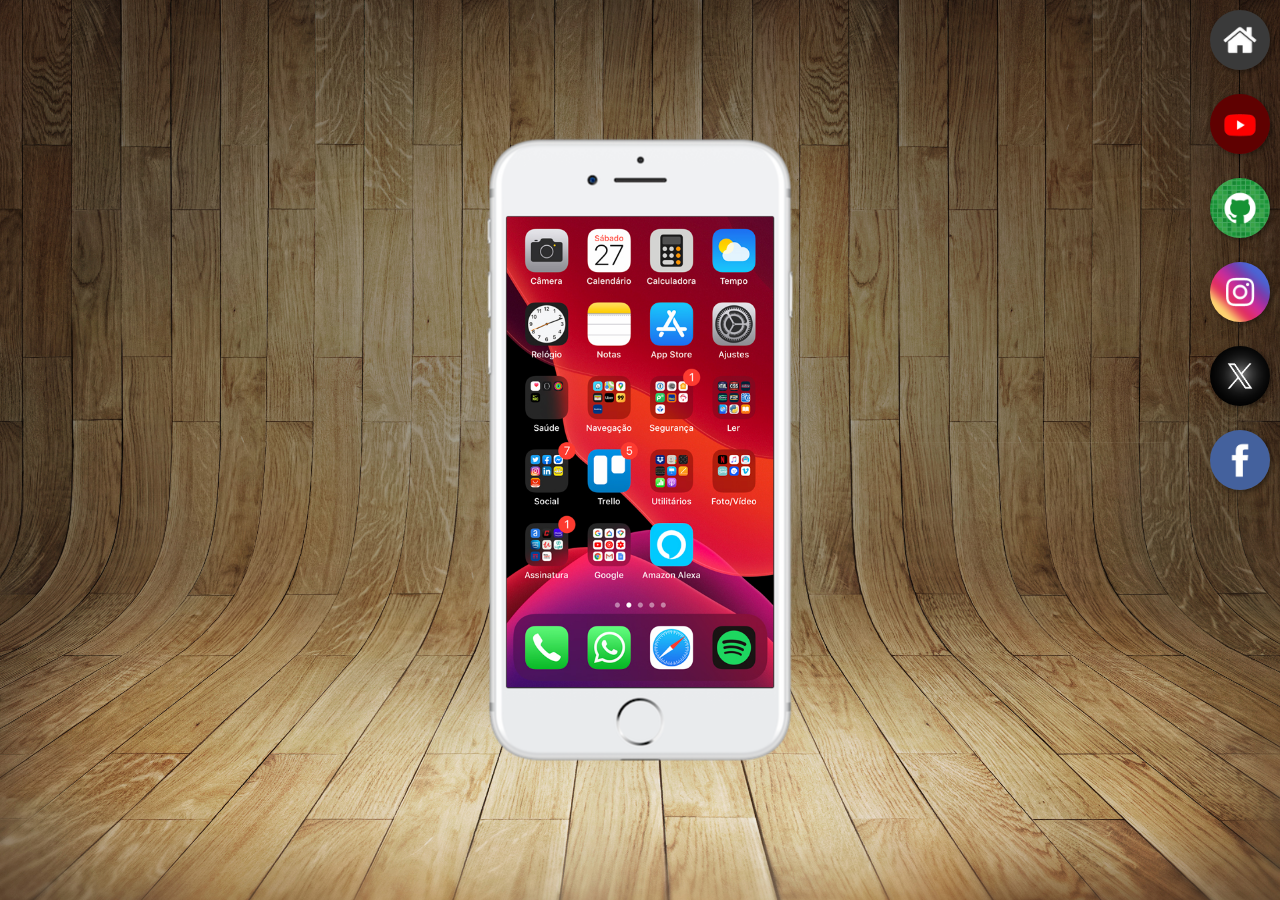
<file: index.html>
<!DOCTYPE html>
<html lang="pt-br">
<head>
    <meta charset="UTF-8">
    <meta name="viewport" content="width=device-width, initial-scale=1.0">
    <title>Projeto Redes Sociais</title>
    <link rel="shortcut icon" href="favicon.ico" type="image/x-icon">
    <link rel="stylesheet" href="estilos/style.css">
</head>
<body>
    <main>
        <section id="telefone">
            <iframe src="home.html" name="tela" id="tela" frameborder="0">
                <p>Seu navegador não é compatível com isso.</p>
            </iframe>
        </section>

        <section id="redes-sociais">
            <a href="home.html" target="tela"><img src="imagens/logo-home.jpg" alt=""></a> <br>
            <a href="youtube.html" target="tela"><img src="imagens/logo-youtube.jpg" alt=""></a> <br>
            <a href="github.html" target="tela"><img src="imagens/logo-github.jpg" alt=""></a> <br>
            <a href="instagram.html" target="tela"><img src="imagens/logo-instagram.jpg" alt=""></a> <br>
            <a href="x.html" target="tela"><img src="imagens/logo-x.jpg" alt=""></a> <br>
            <a href="facebook.html" target="tela"><img src="imagens/logo-facebook.jpg" alt=""></a> <br>
        </section>
    </main>
</body>
</html>
</file>
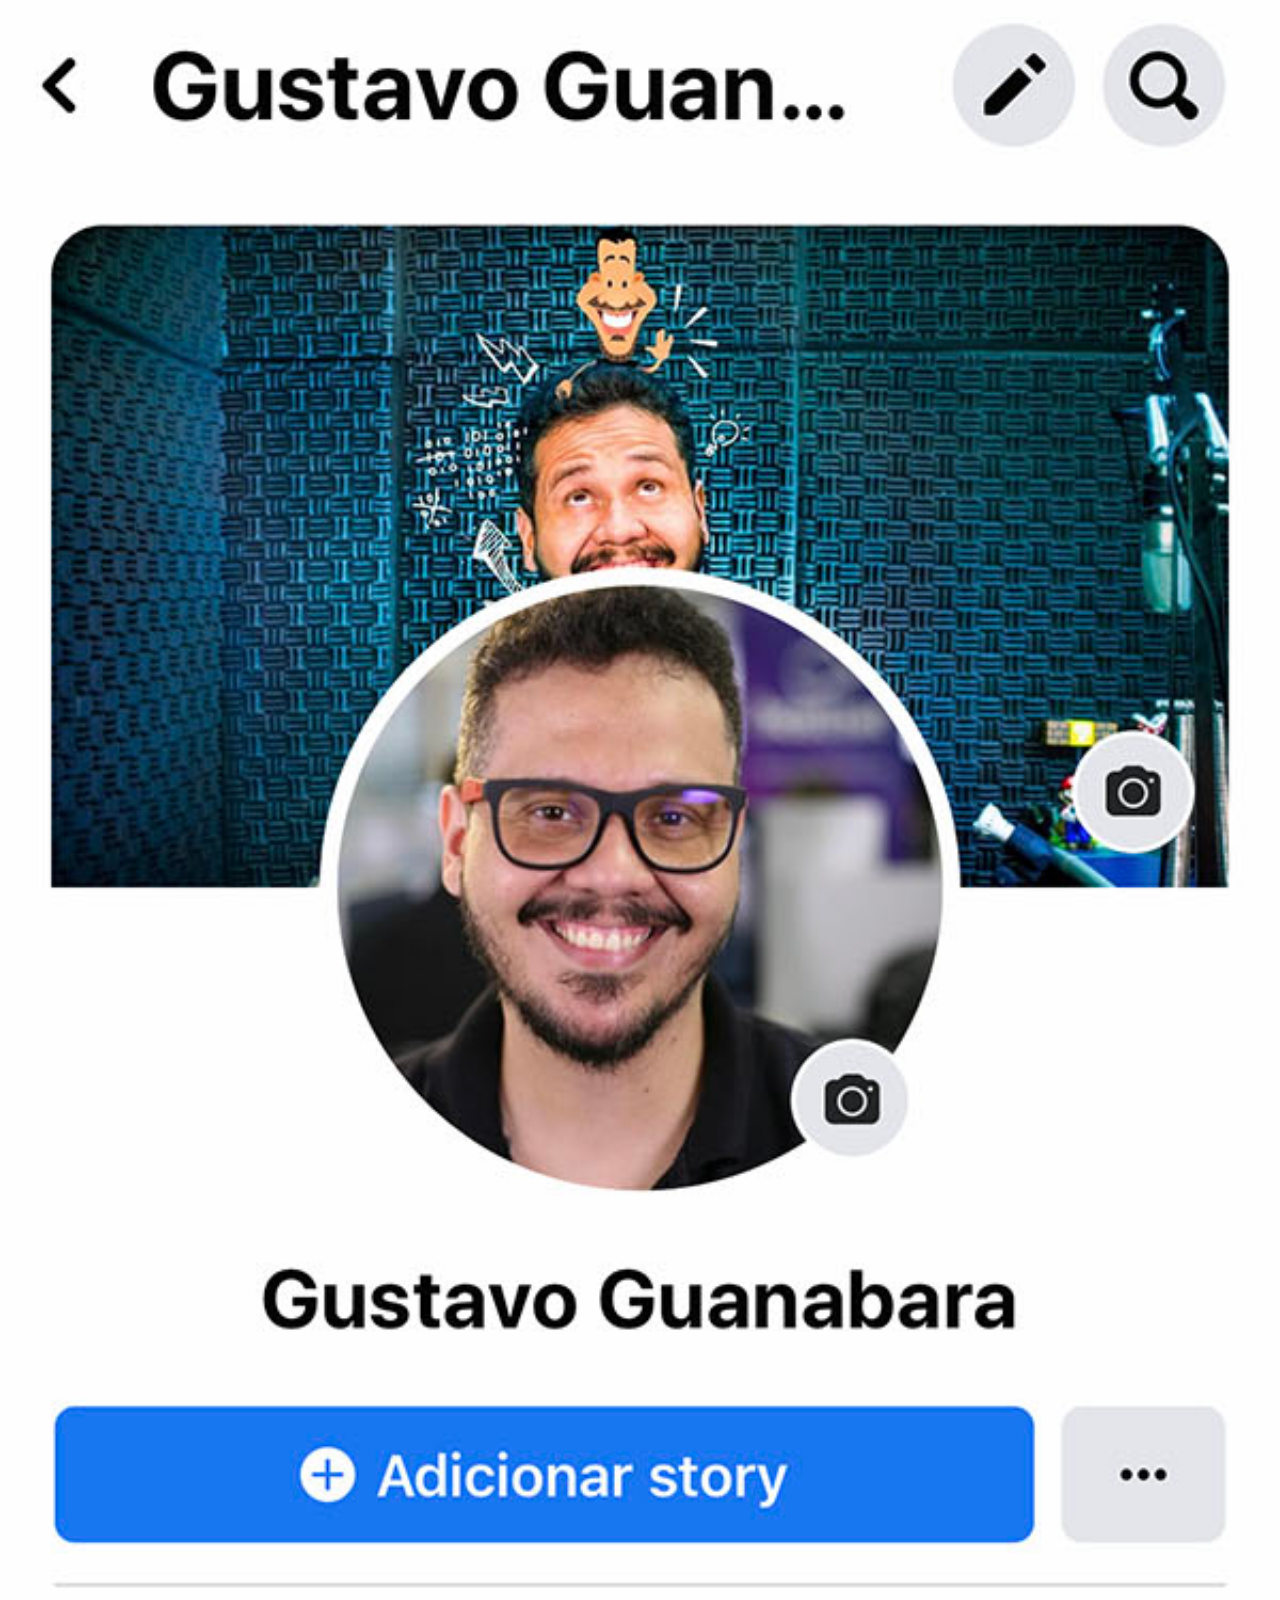
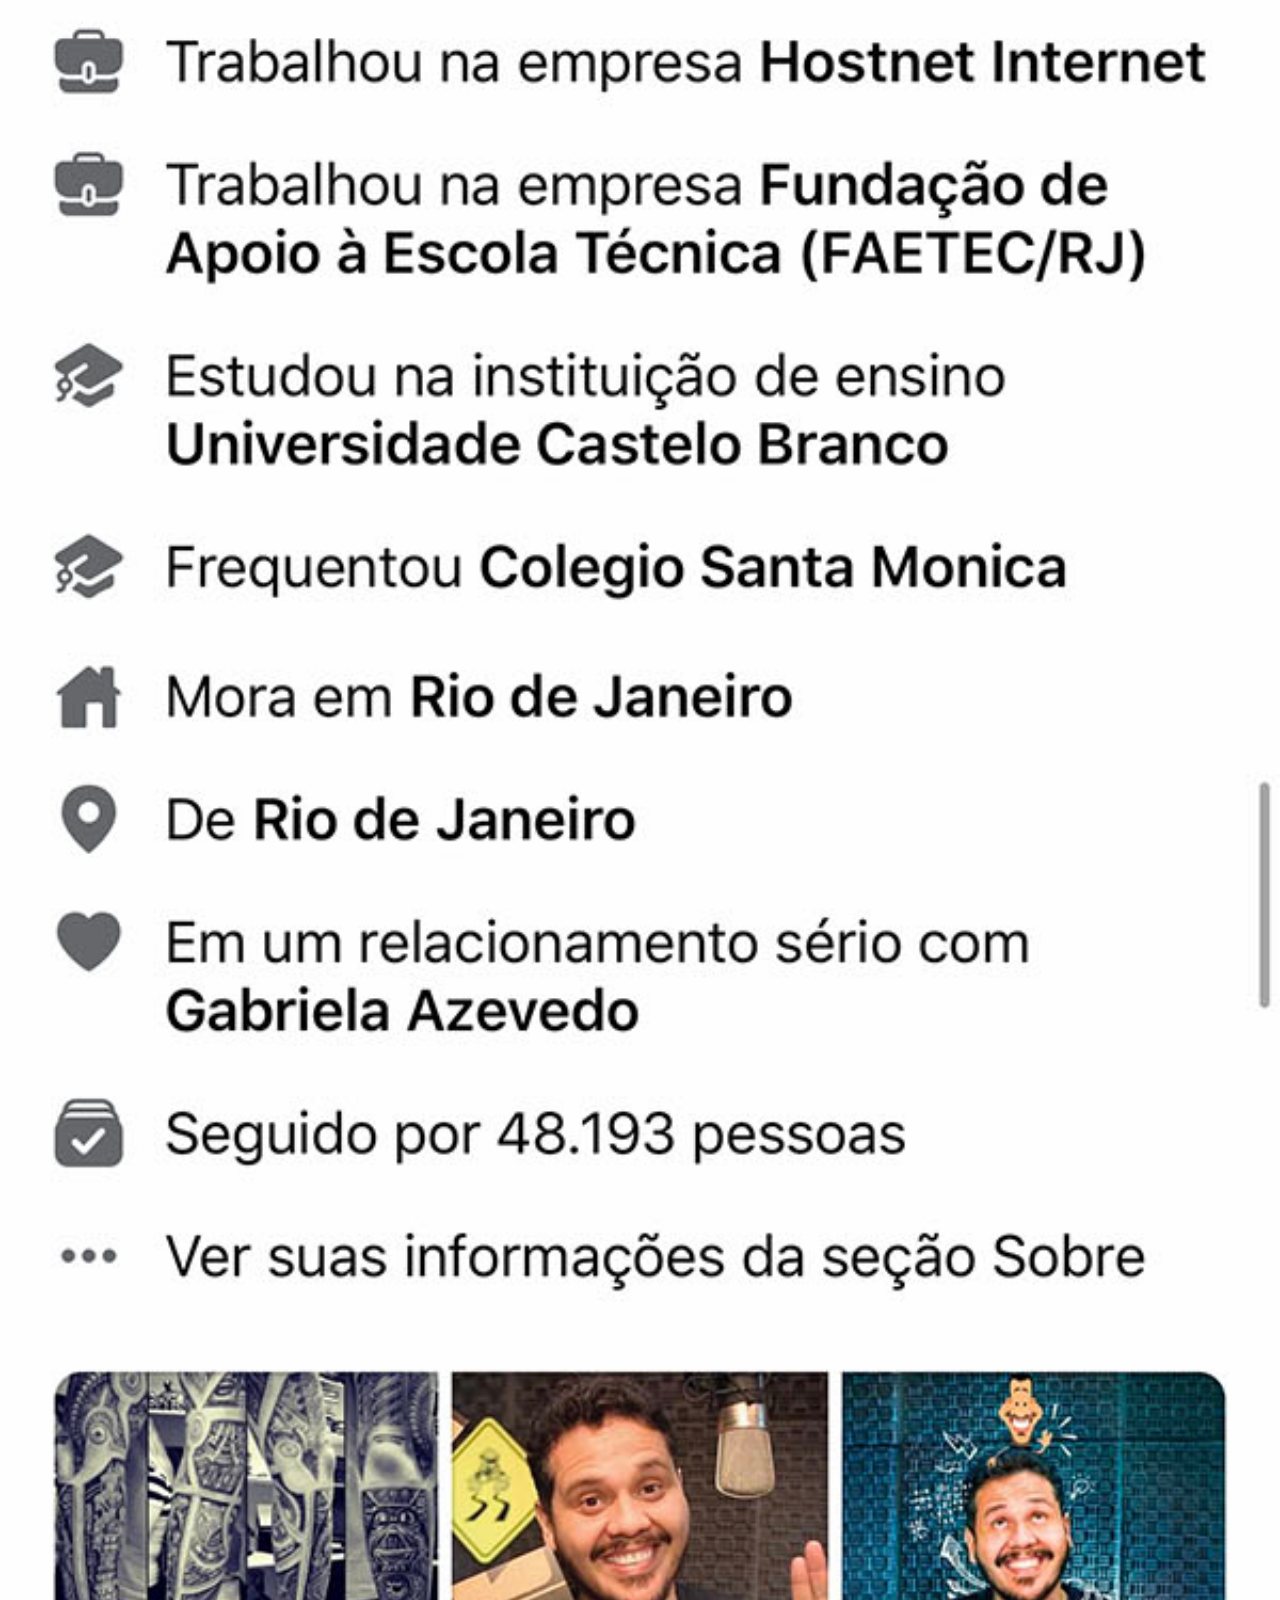
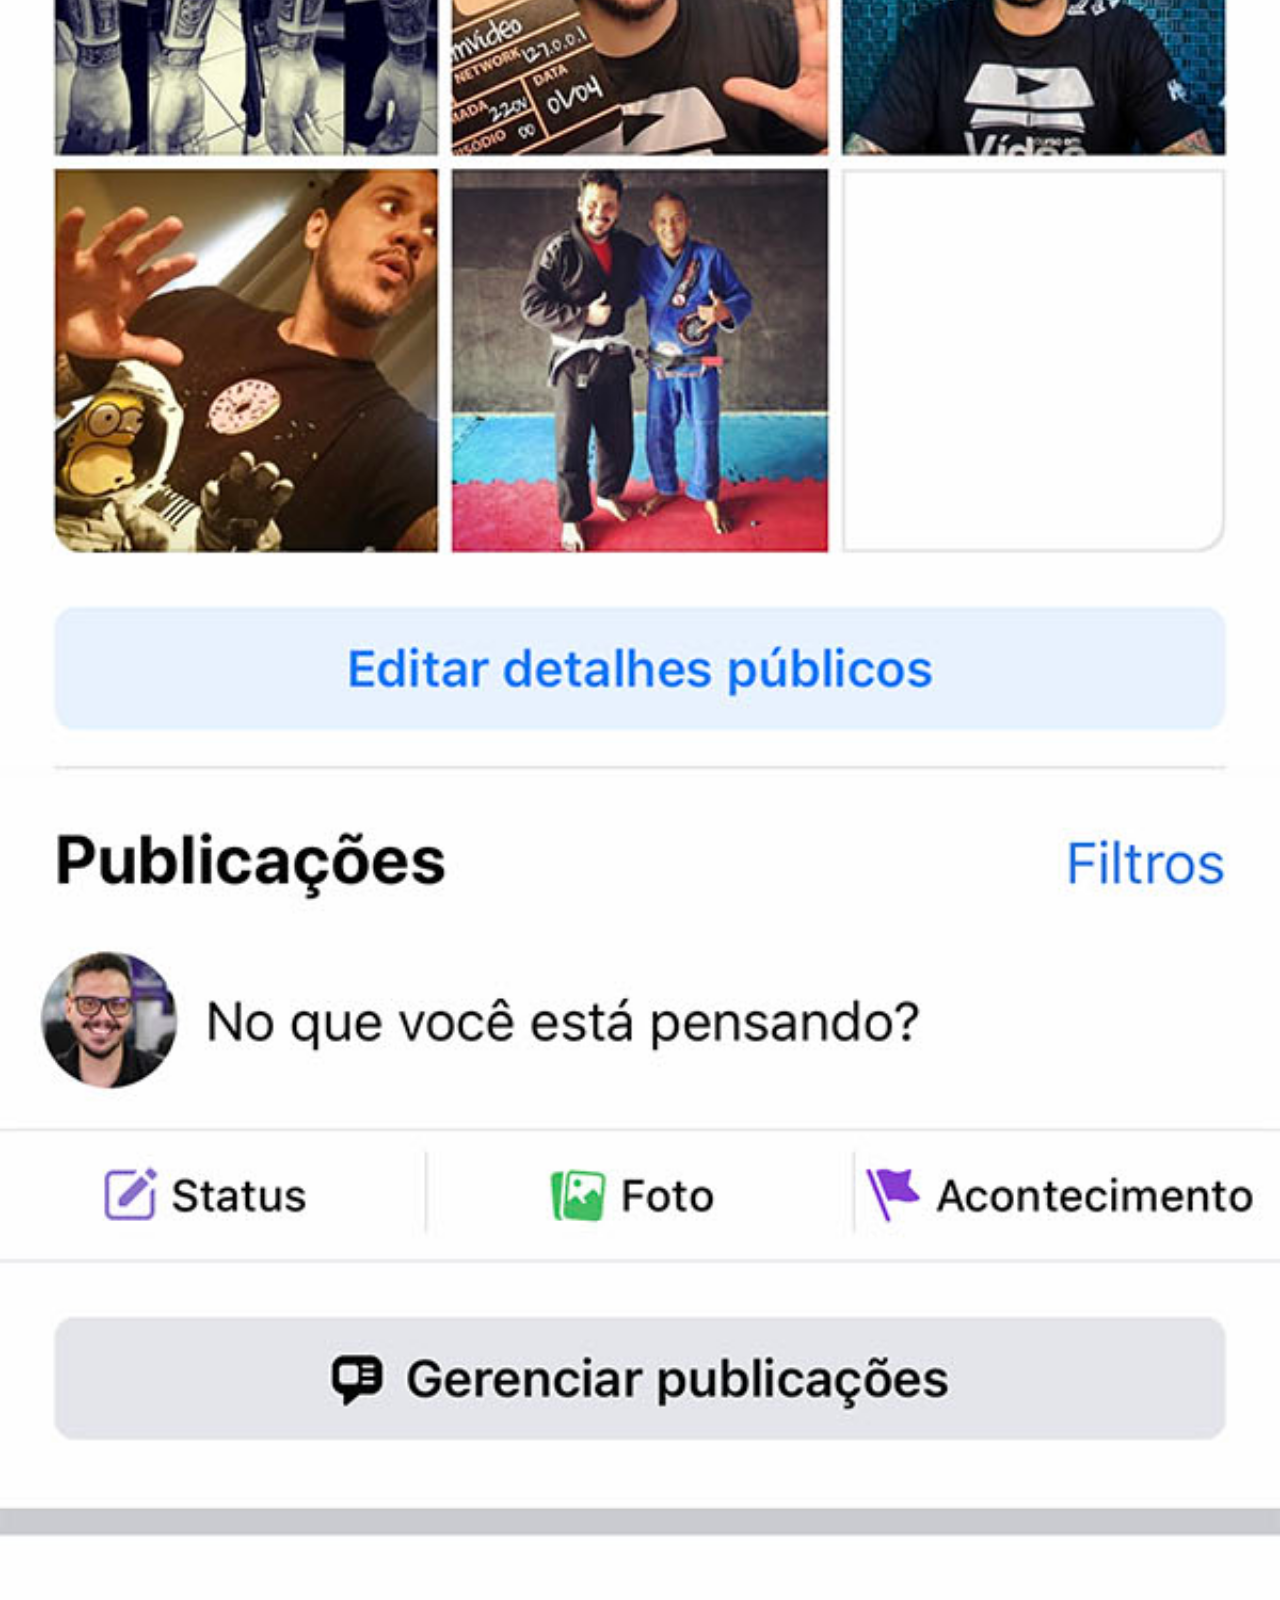
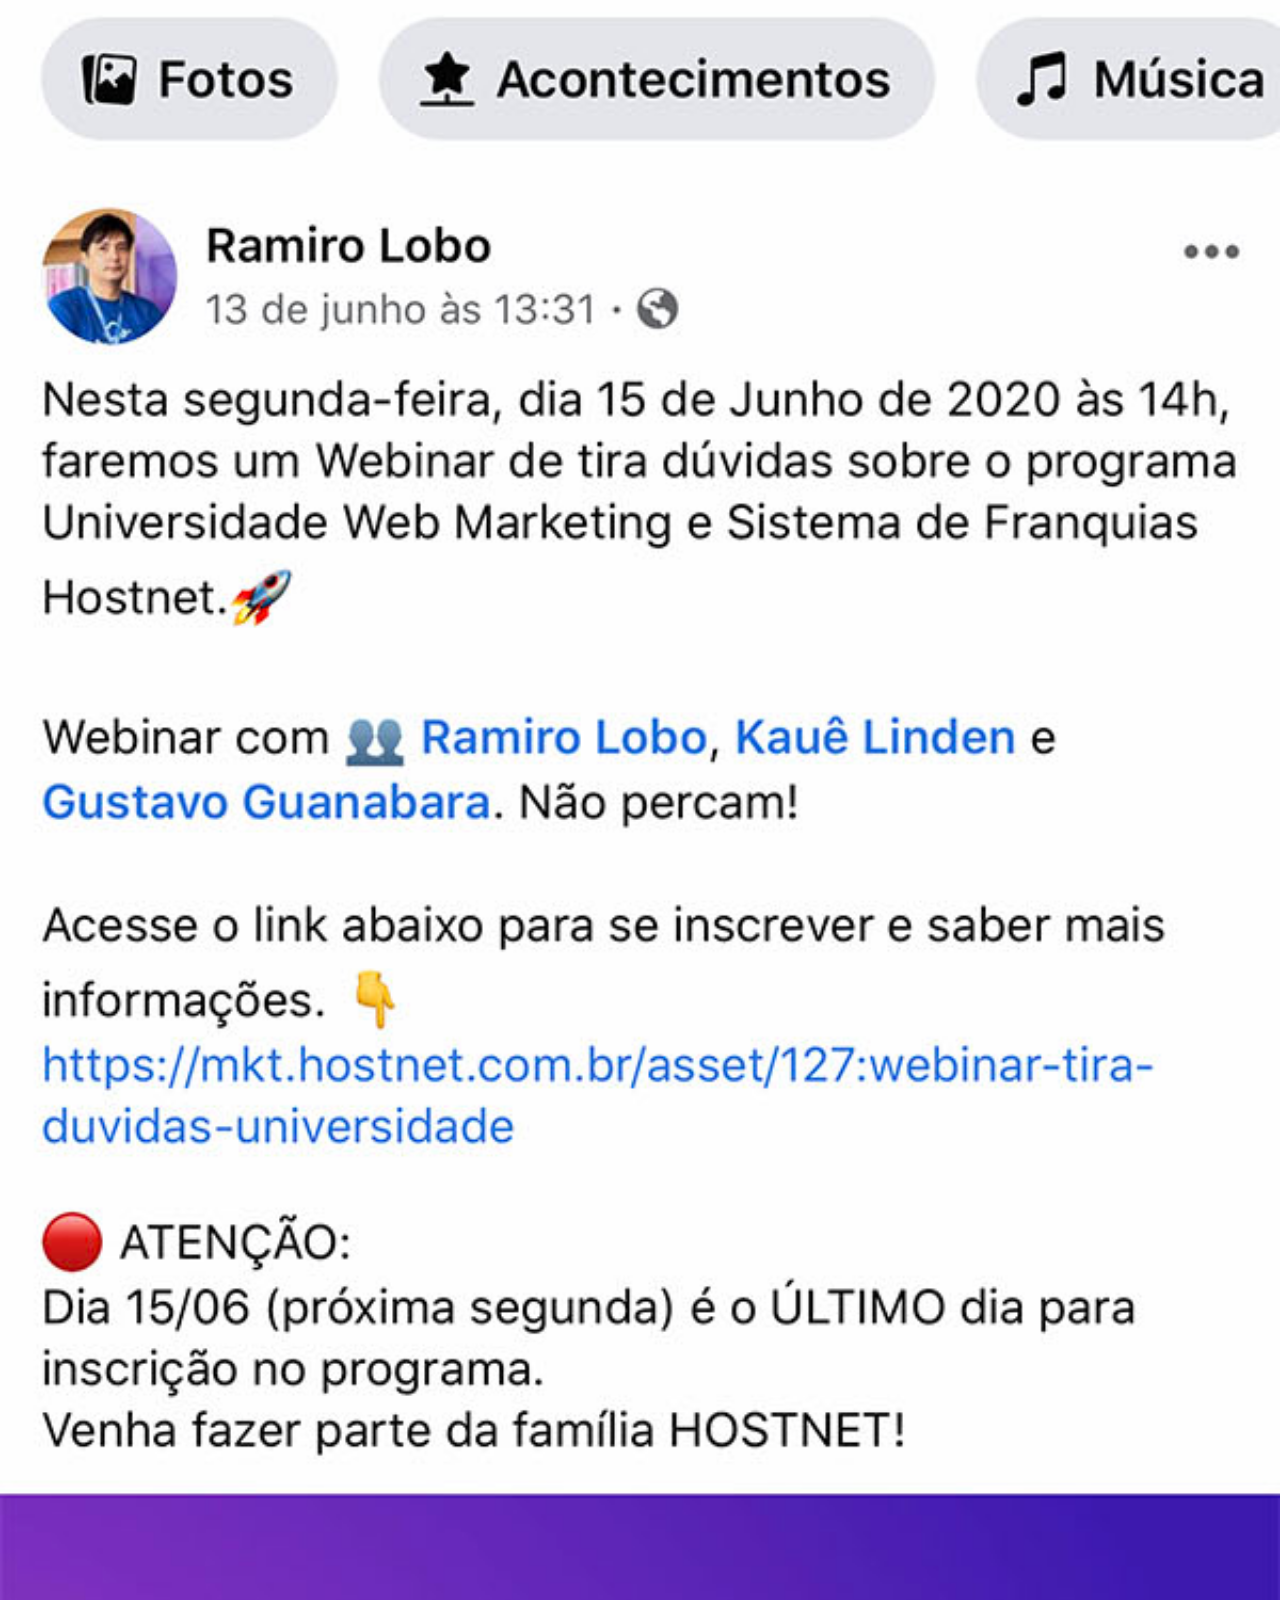
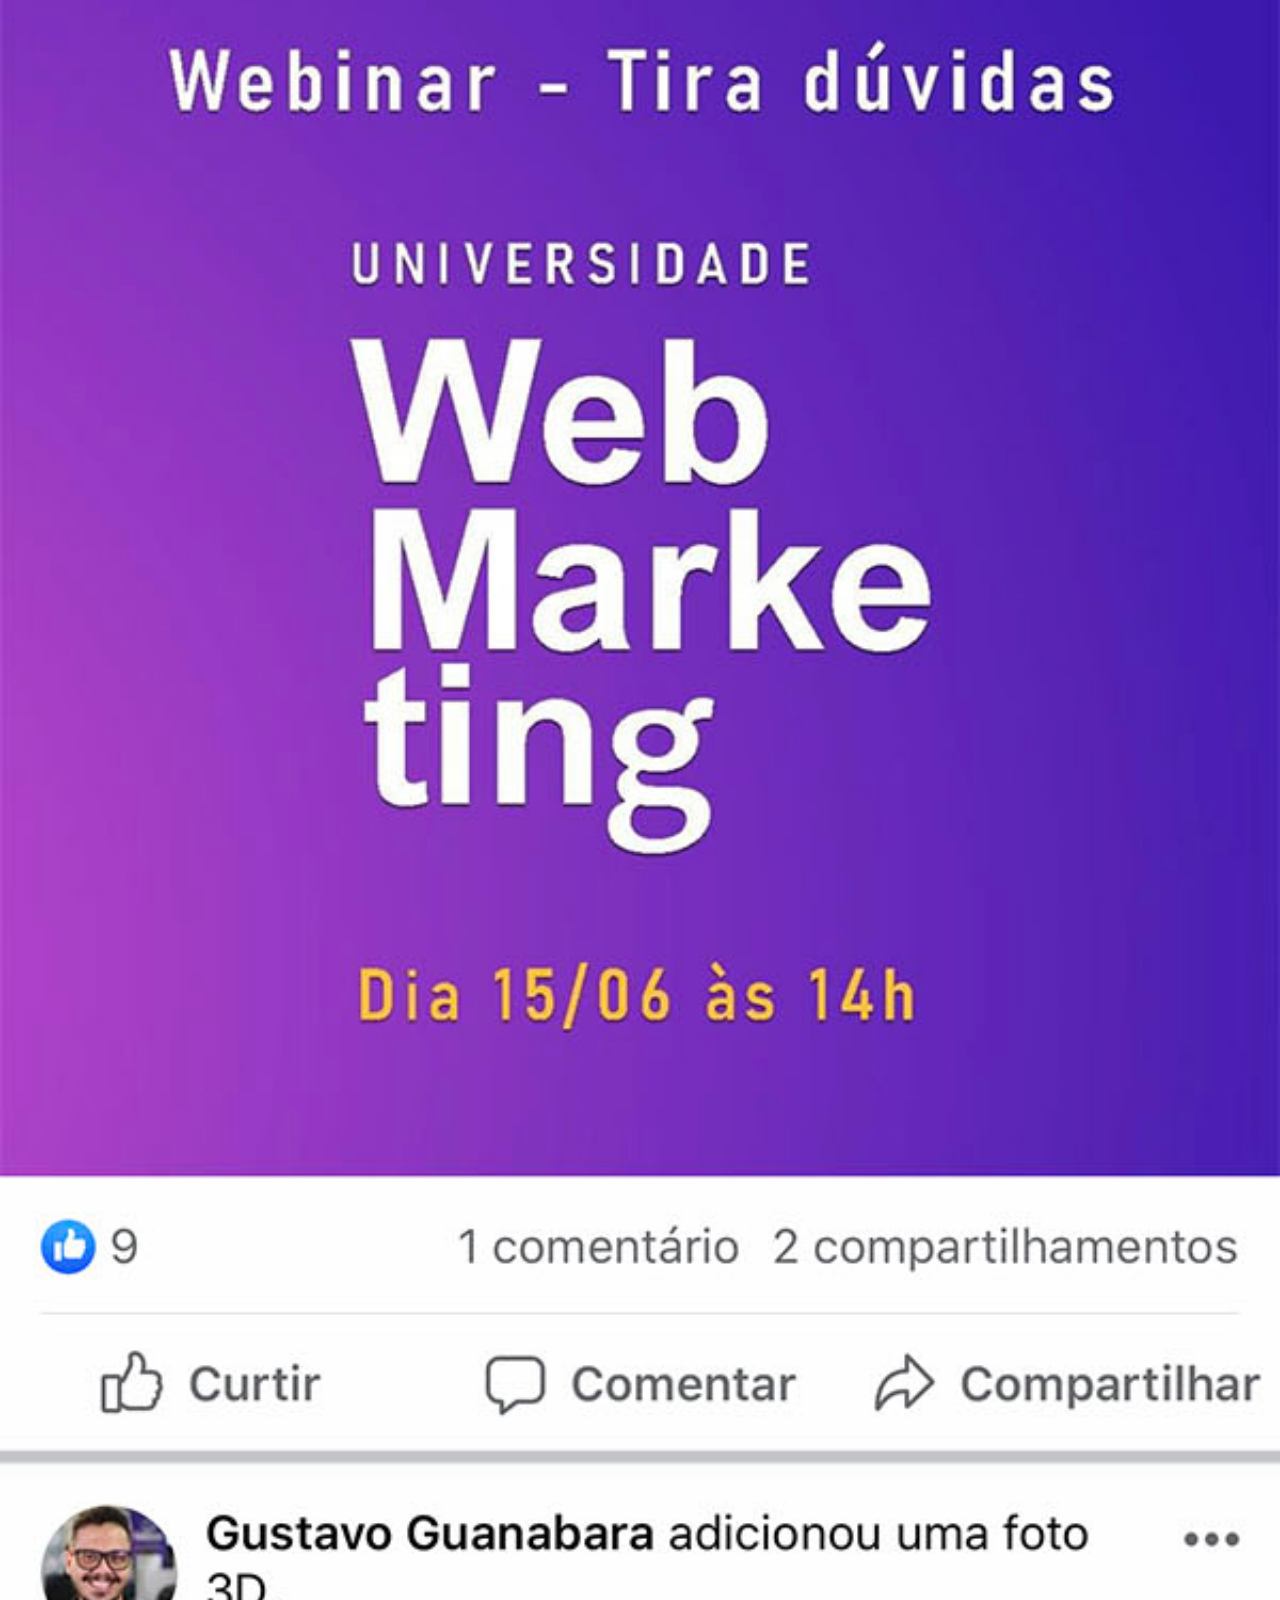
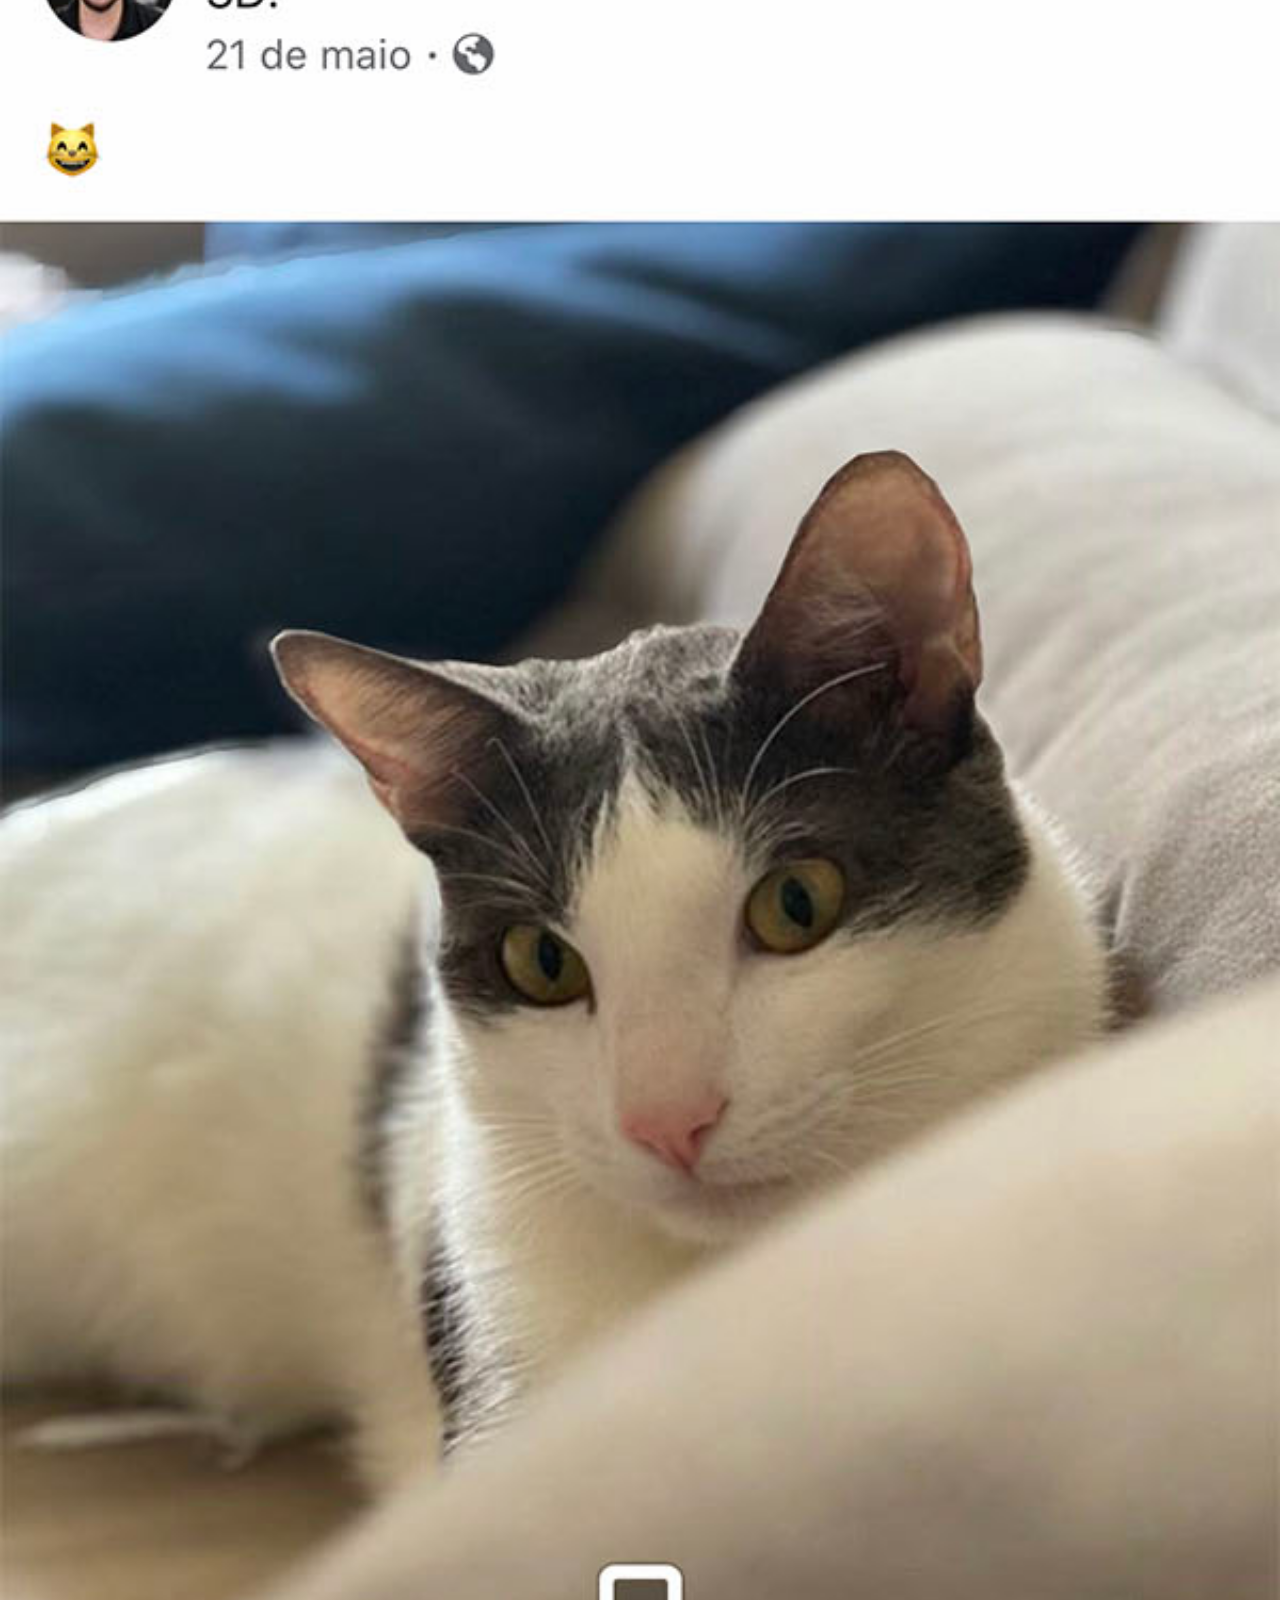
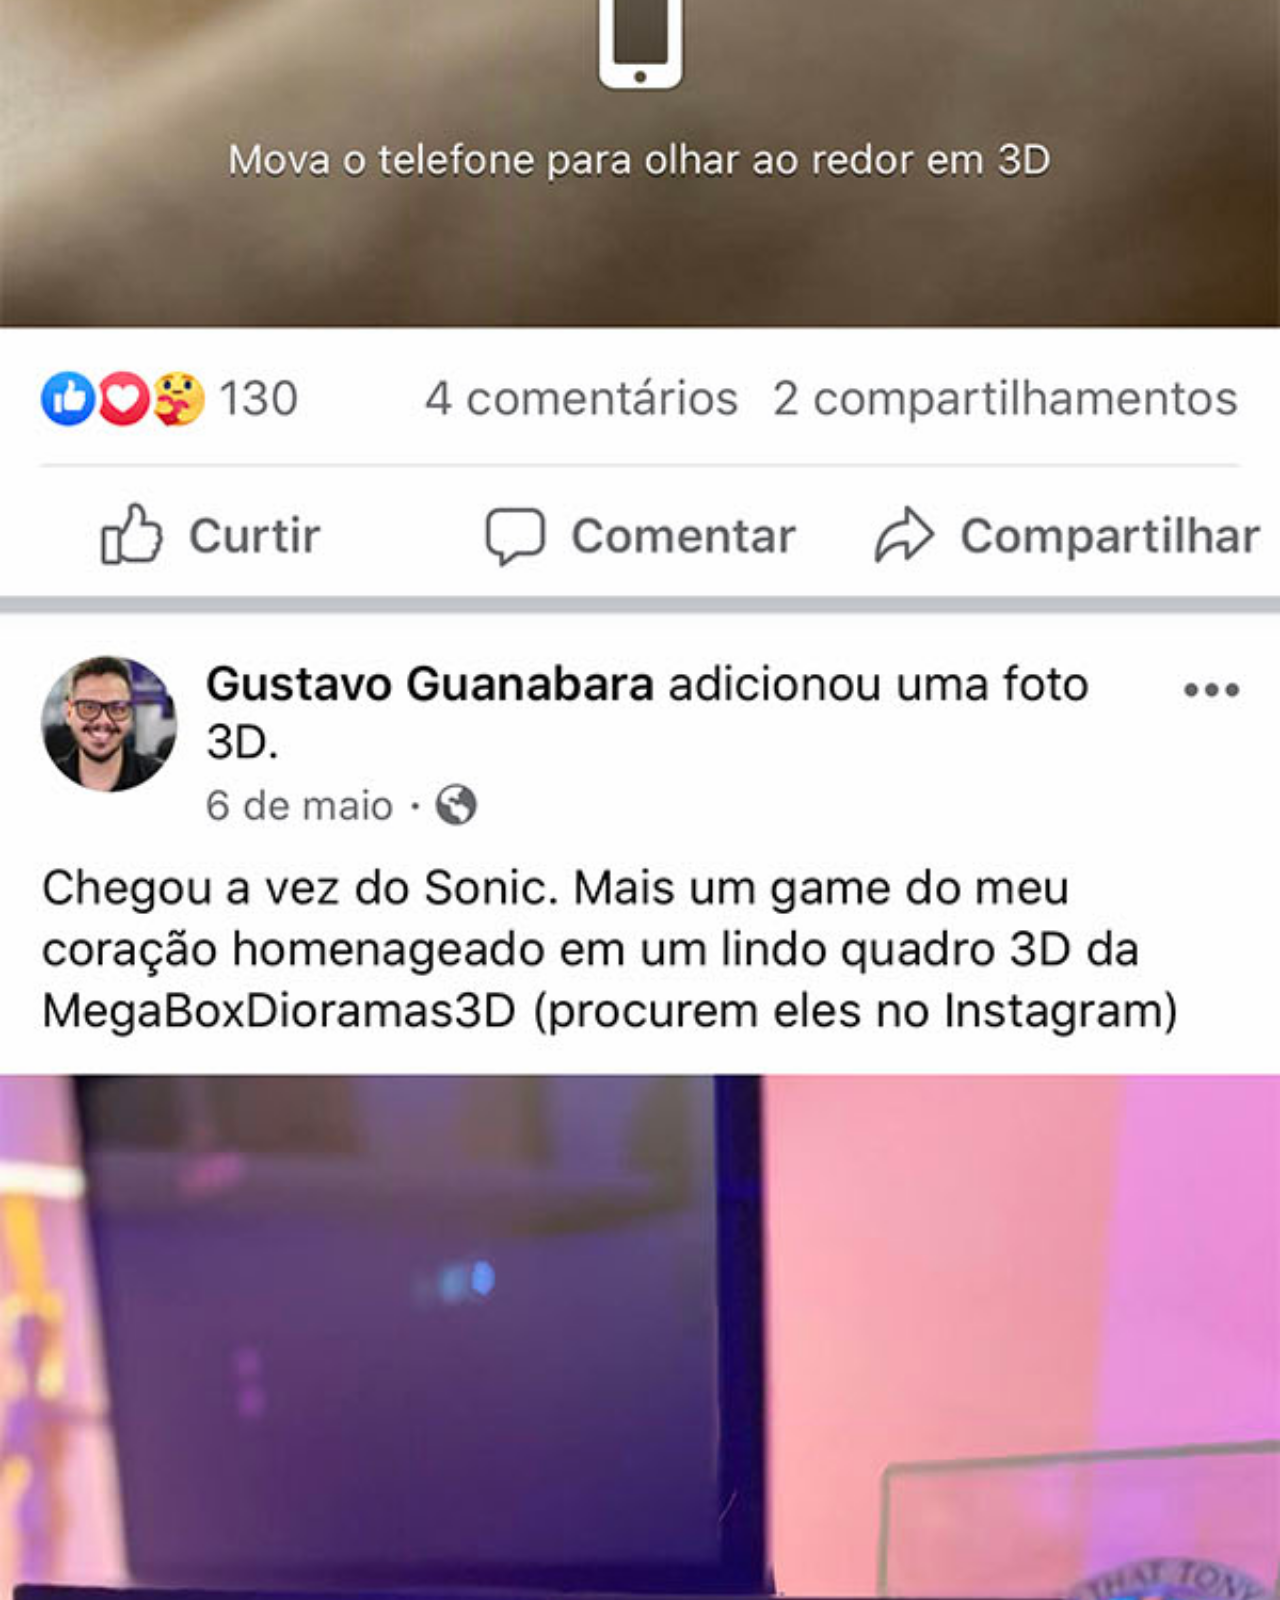
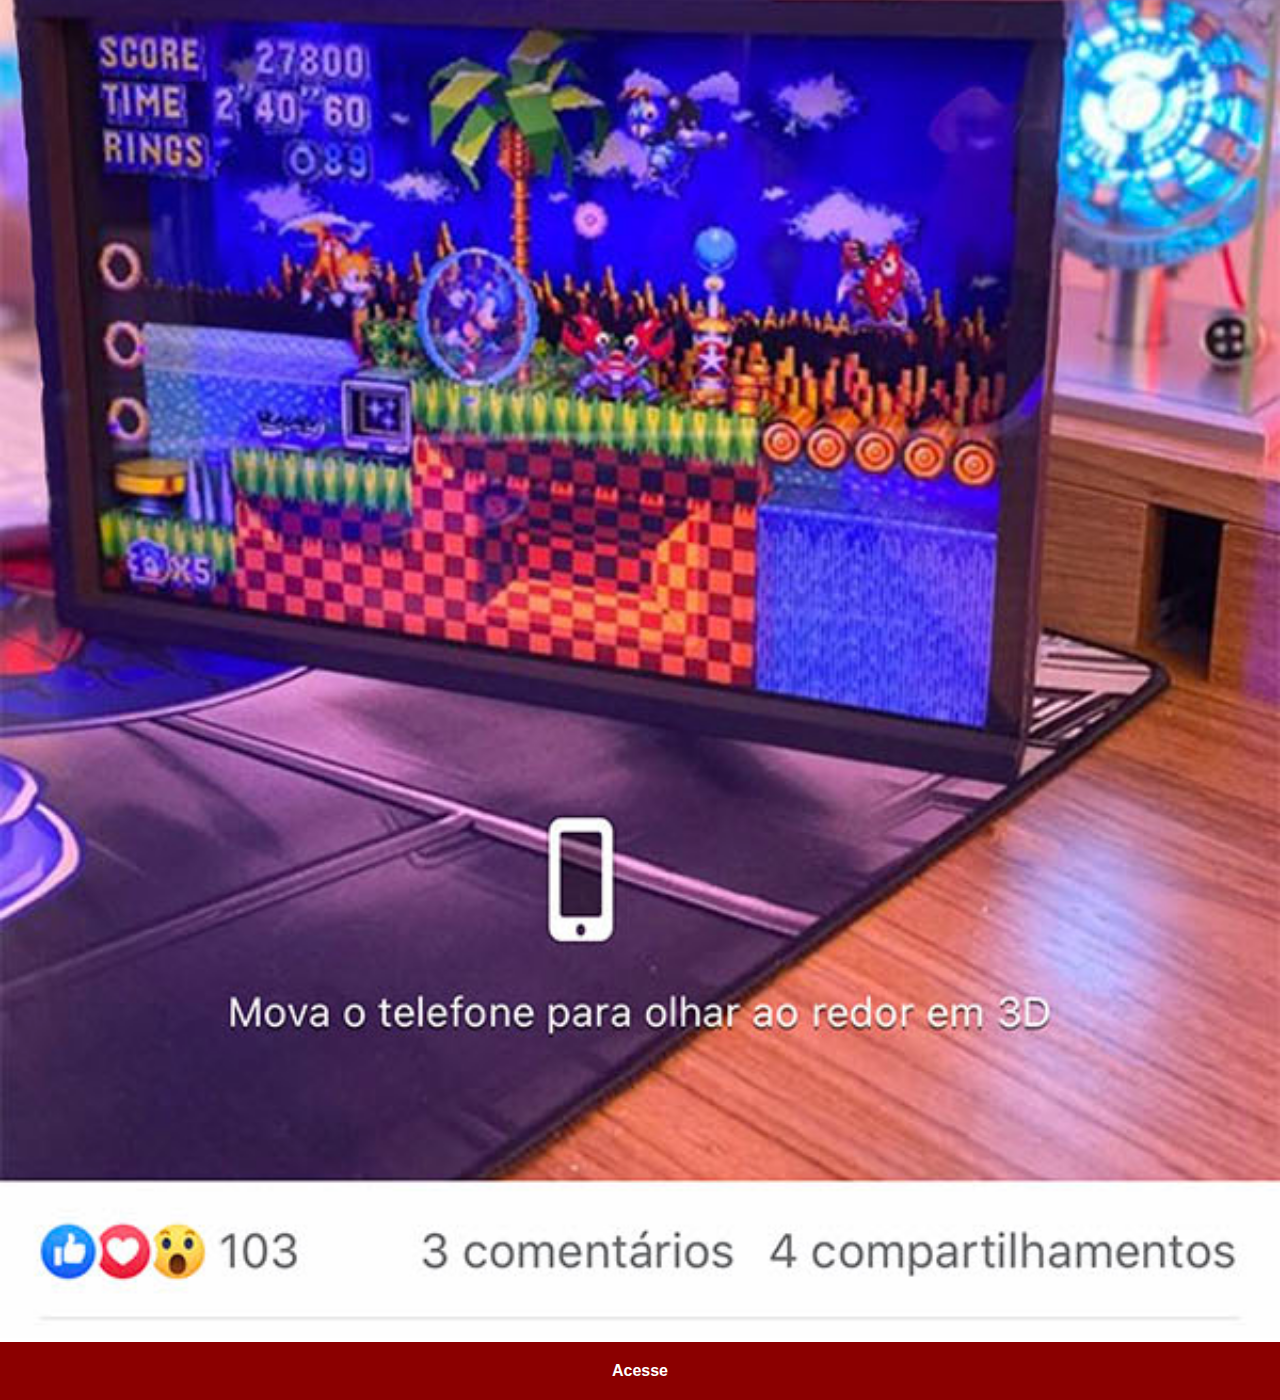
<file: facebook.html>
<!DOCTYPE html>
<html lang="pt-br">
<head>
    <meta charset="UTF-8">
    <meta name="viewport" content="width=device-width, initial-scale=1.0">
    <title>Facebook</title>
    <link rel="stylesheet" href="estilos/social.css">
</head>
<body>
    <img src="imagens/tela-facebook.jpg" alt="">
    <a href="https://www.facebook.com/CursosEmVideo/?locale=pt_BR" target="_blank">Acesse</a>
</body>
</html>
</file>
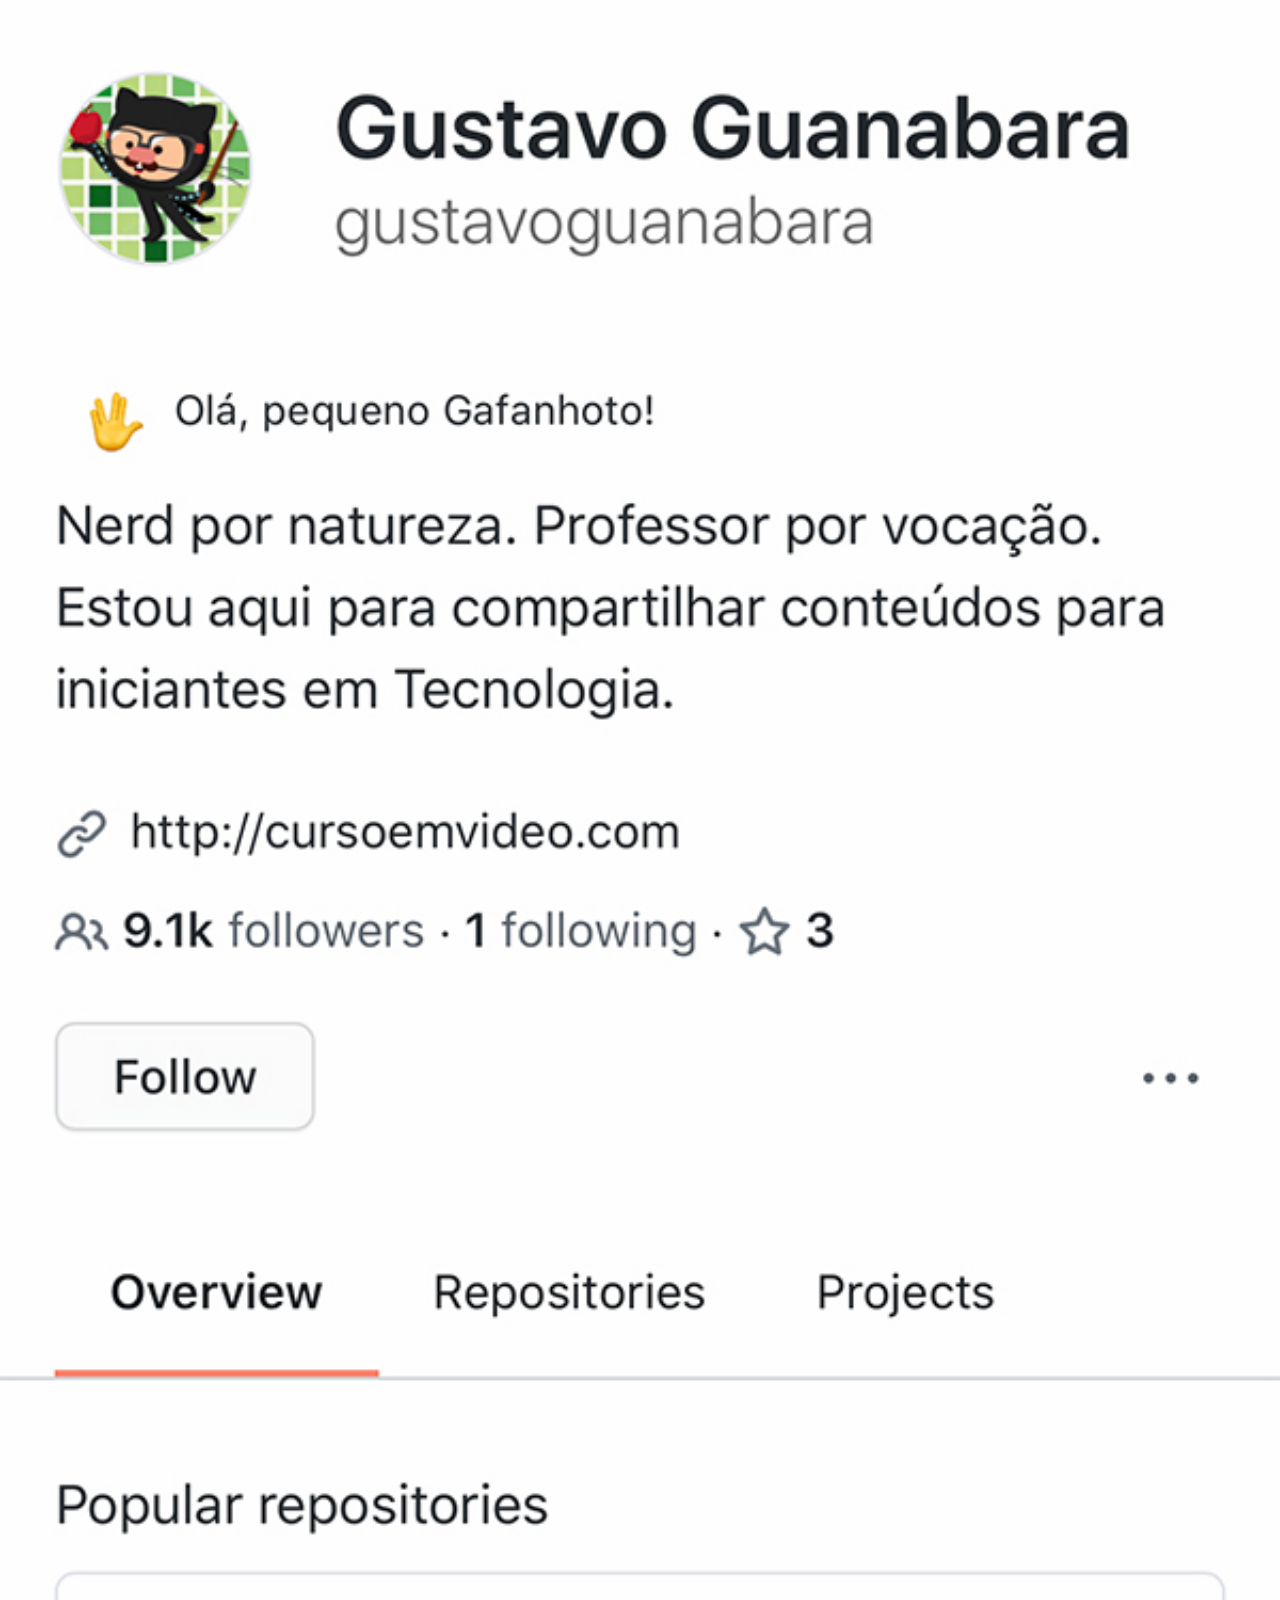
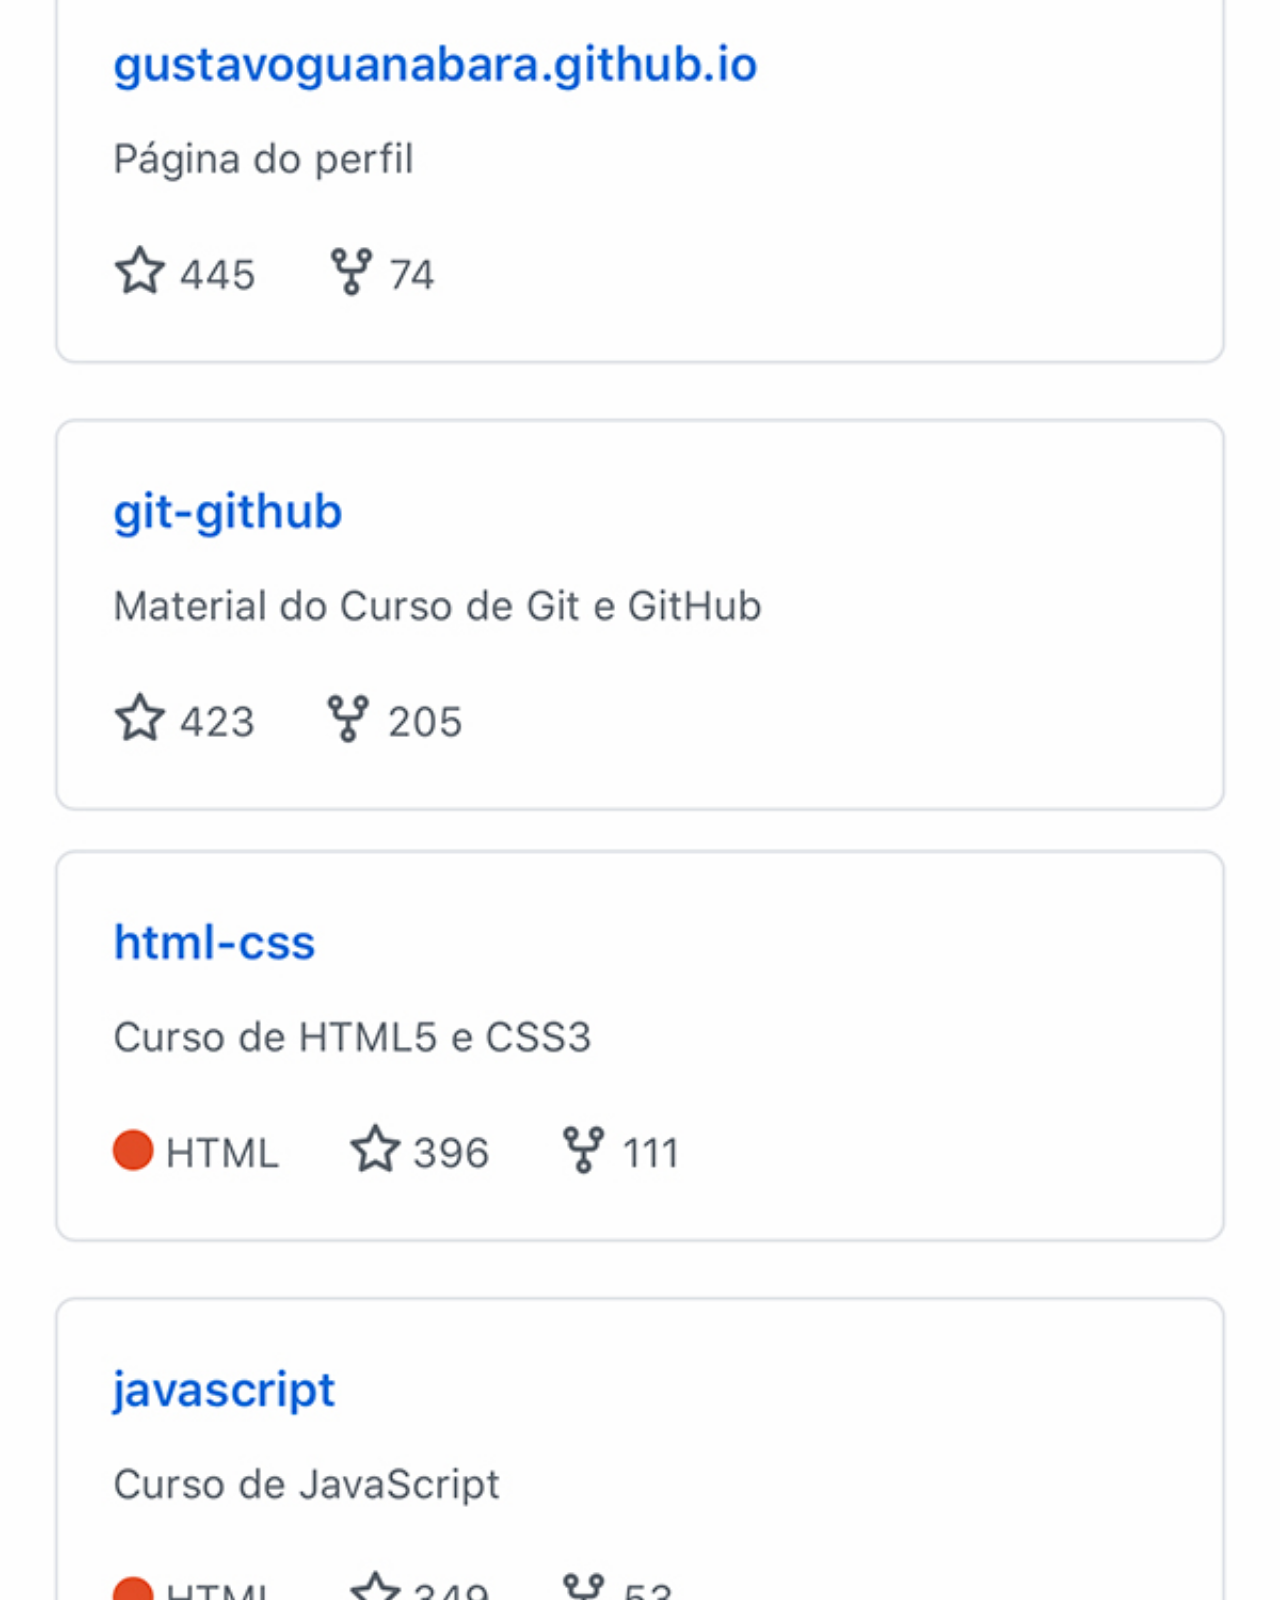
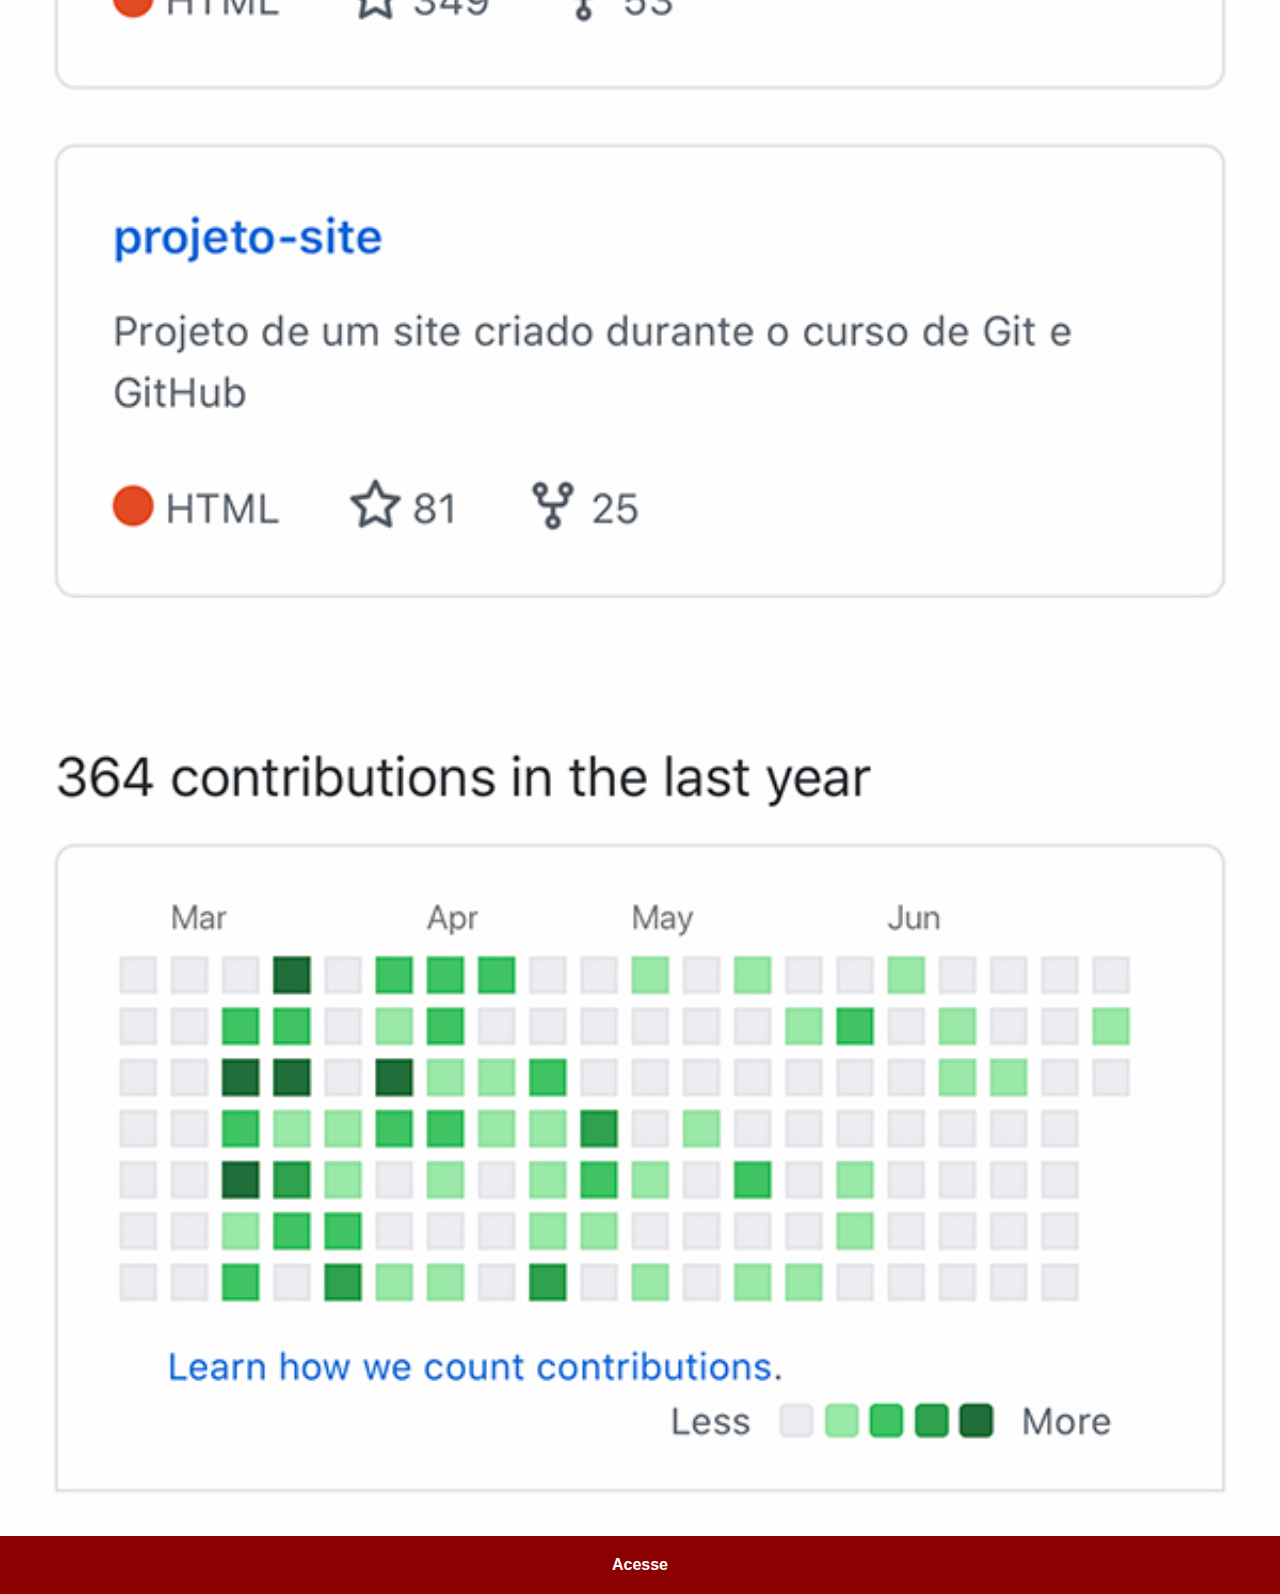
<file: github.html>
<!DOCTYPE html>
<html lang="pt-br">
<head>
    <meta charset="UTF-8">
    <meta name="viewport" content="width=device-width, initial-scale=1.0">
    <title>Github</title>
    <link rel="stylesheet" href="estilos/social.css">
</head>
<body>
    <img src="imagens/tela-github.jpg" alt="">
    <a href="https://github.com/gustavoguanabara" target="_blank">Acesse</a>
</body>
</html>
</file>
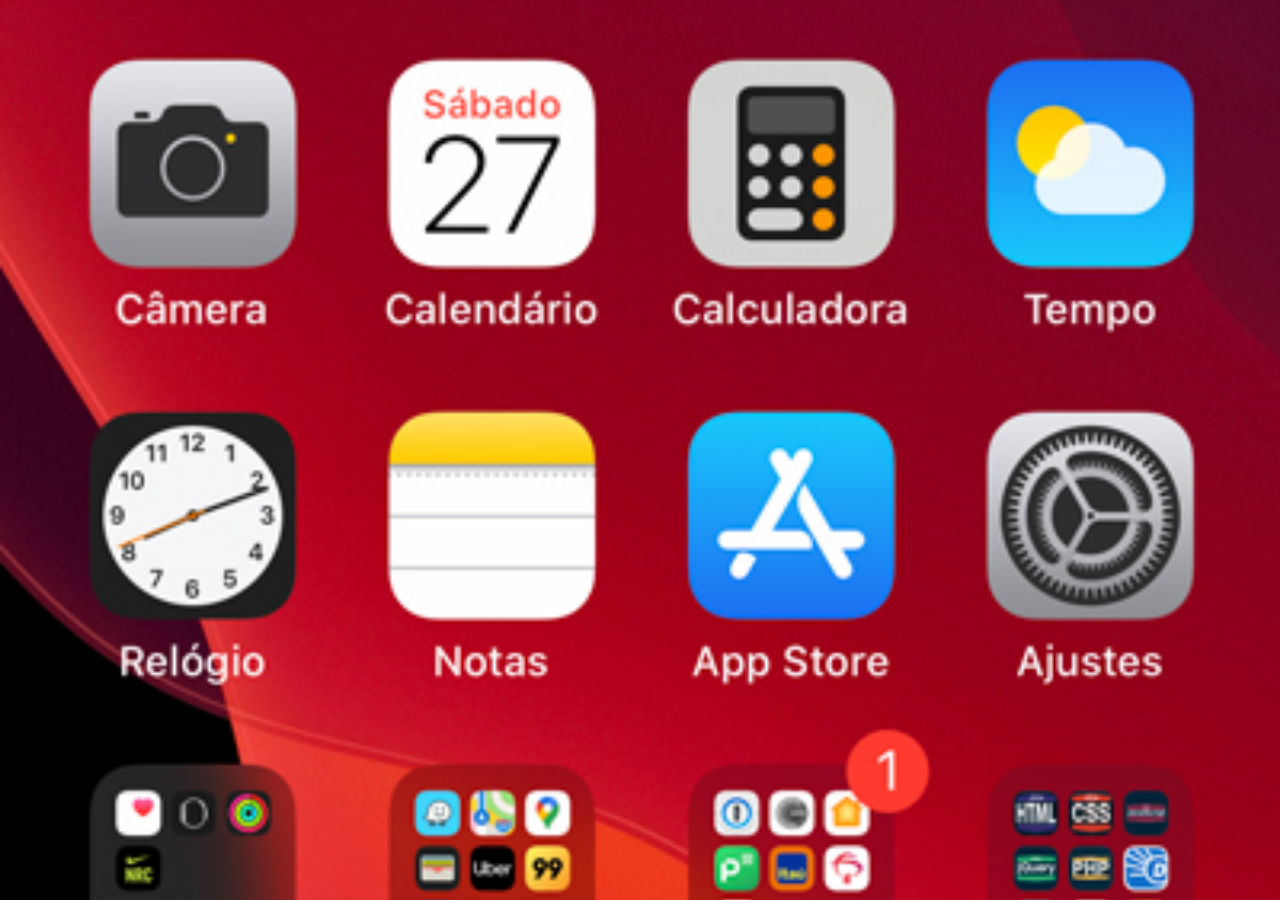
<file: home.html>
<!DOCTYPE html>
<html lang="pt-br">
<head>
    <meta charset="UTF-8">
    <meta name="viewport" content="width=device-width, initial-scale=1.0">
    <title>Home</title>
    <style>
        * {
            margin: 0px;
            padding: 0px;
        }

        body {
            width: 100vw;
            height: 100vh;
            background: black url('imagens/tela-home.jpg') no-repeat top center;
            background-size: cover;
        }
    </style>
</head>

<body>
    
</body>
</html>
</file>
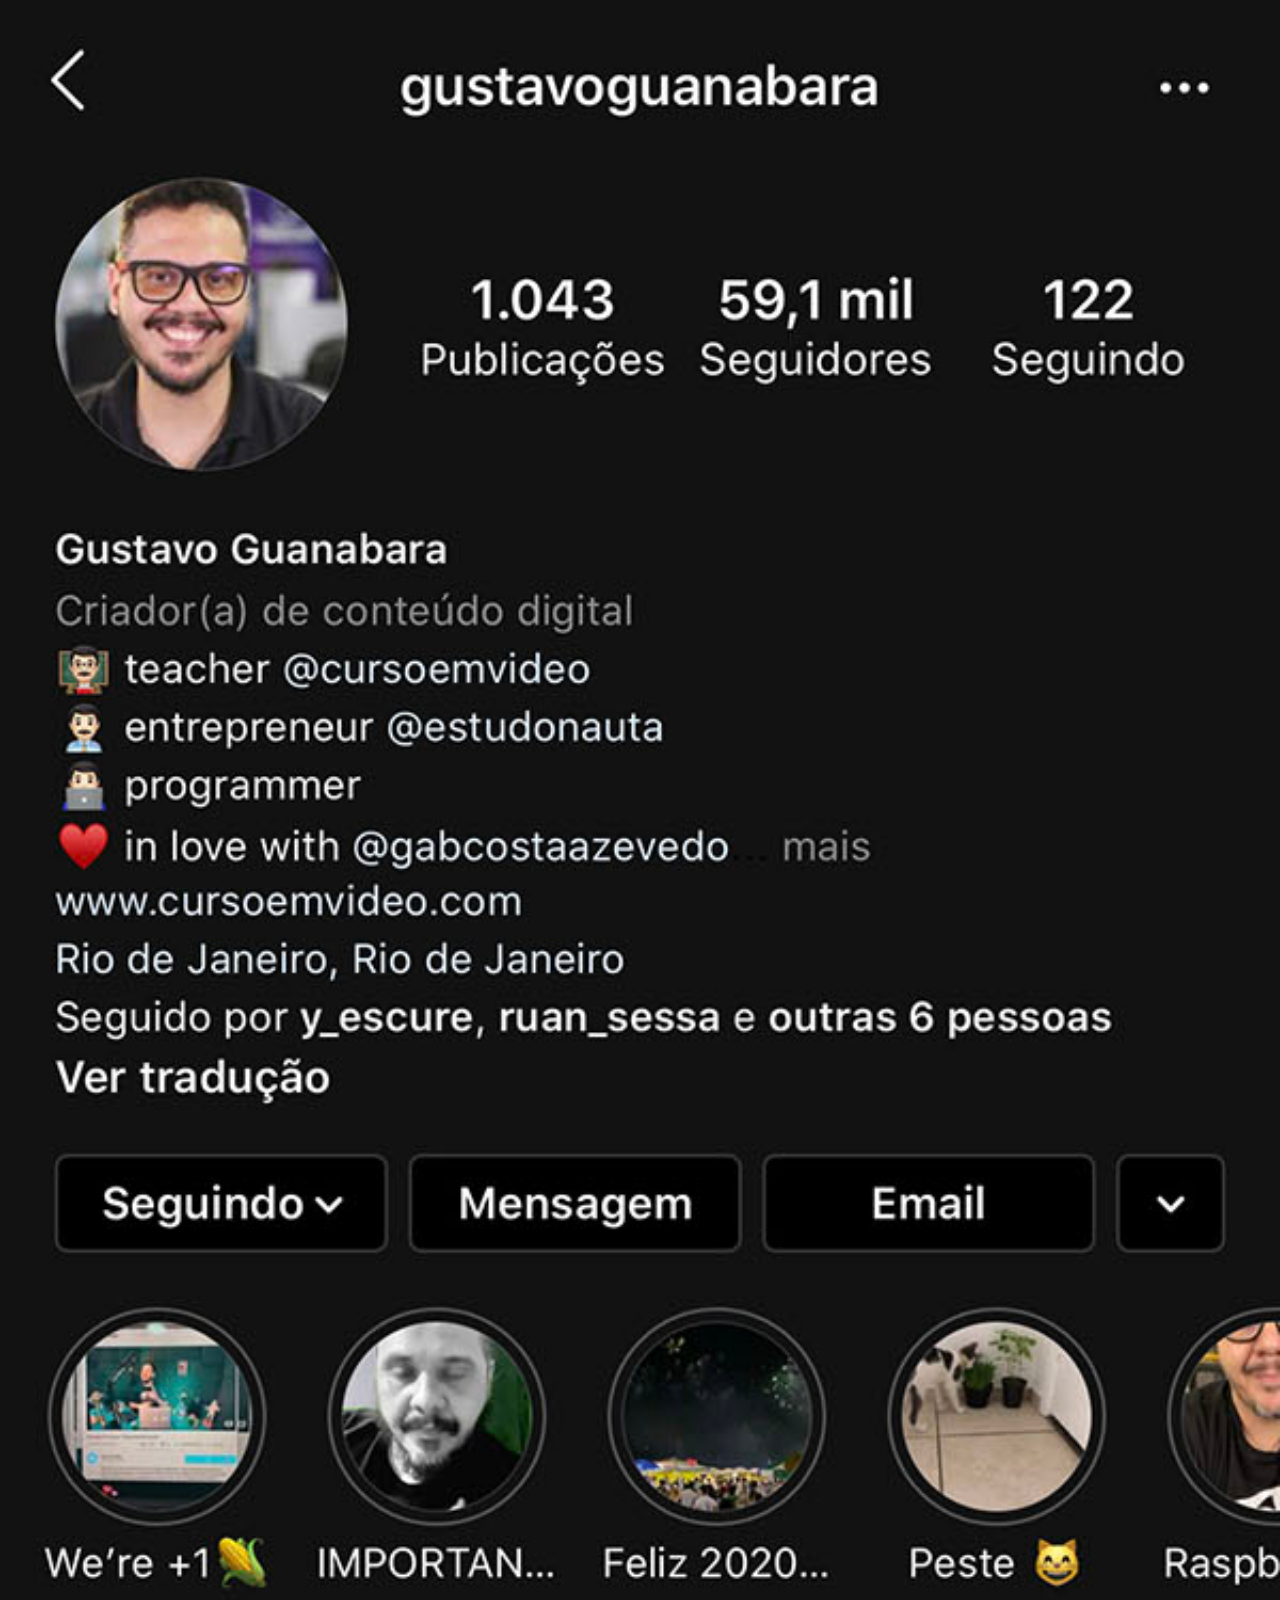
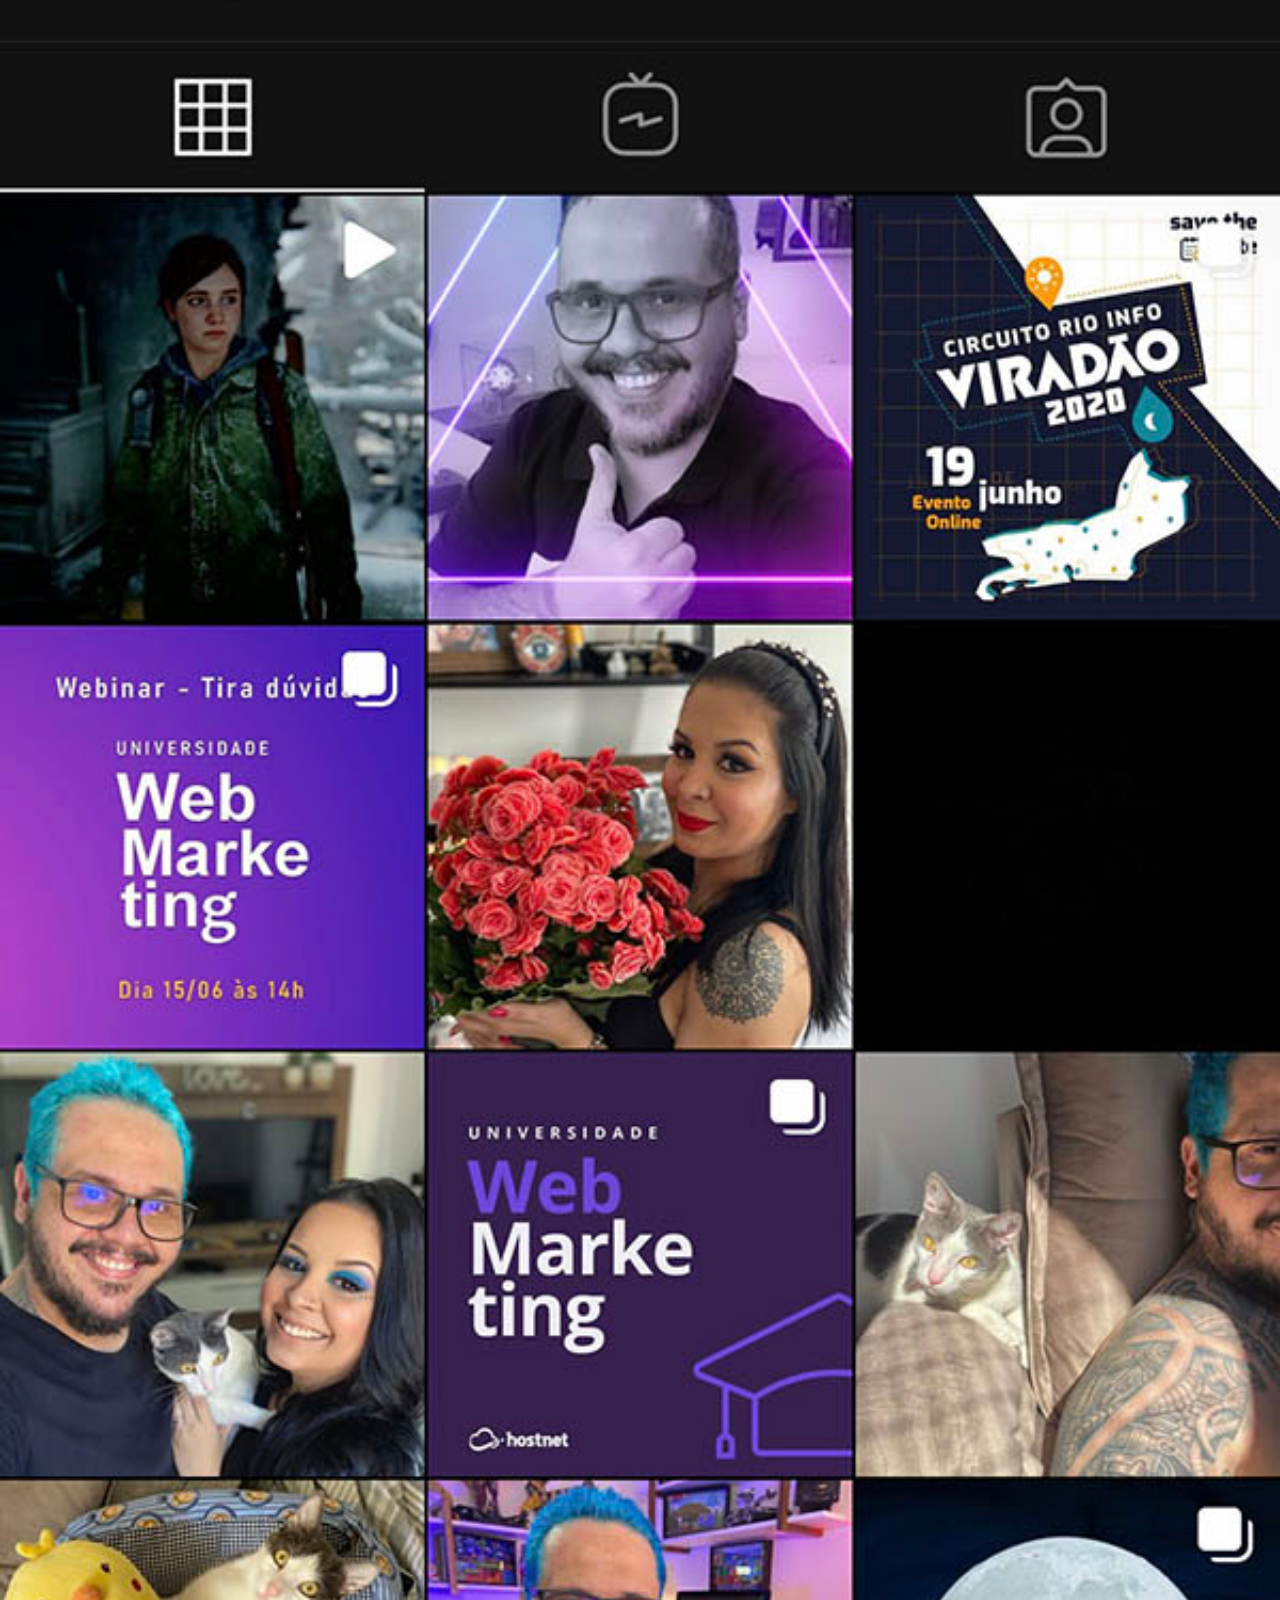
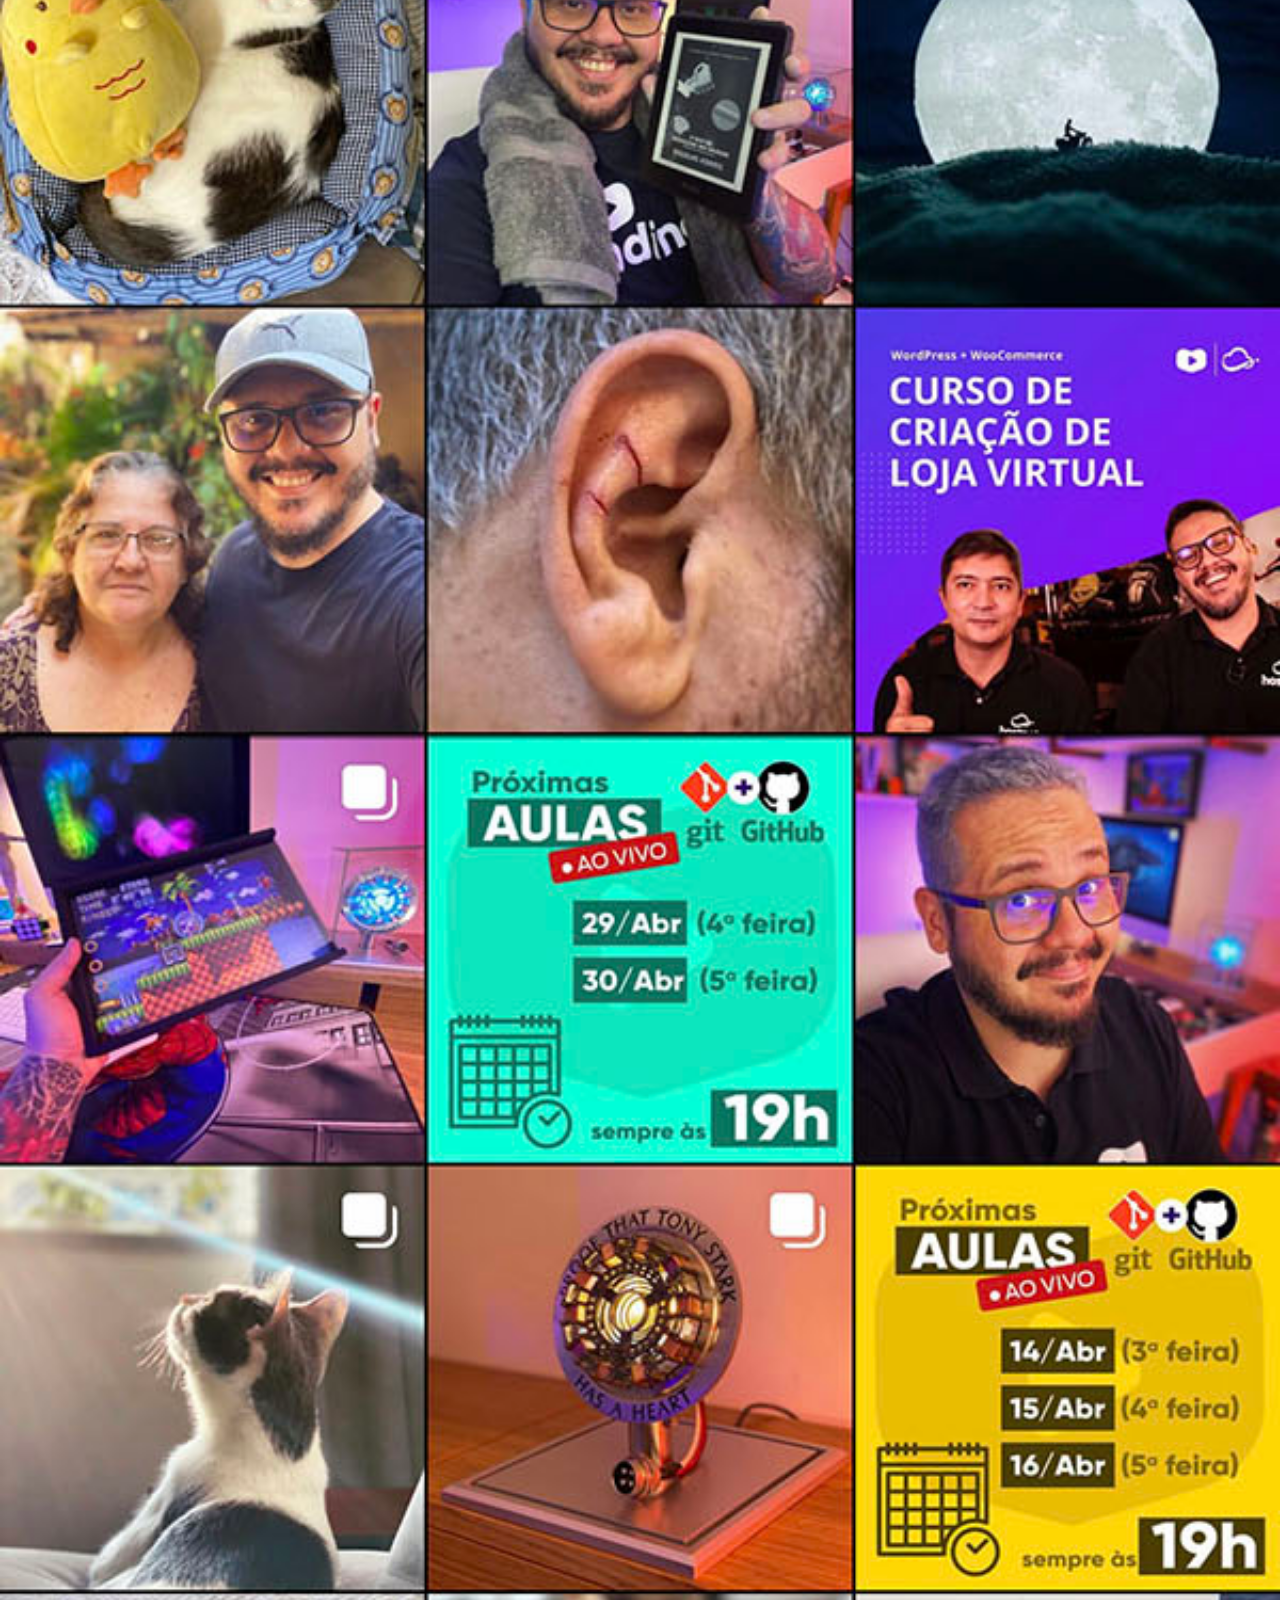
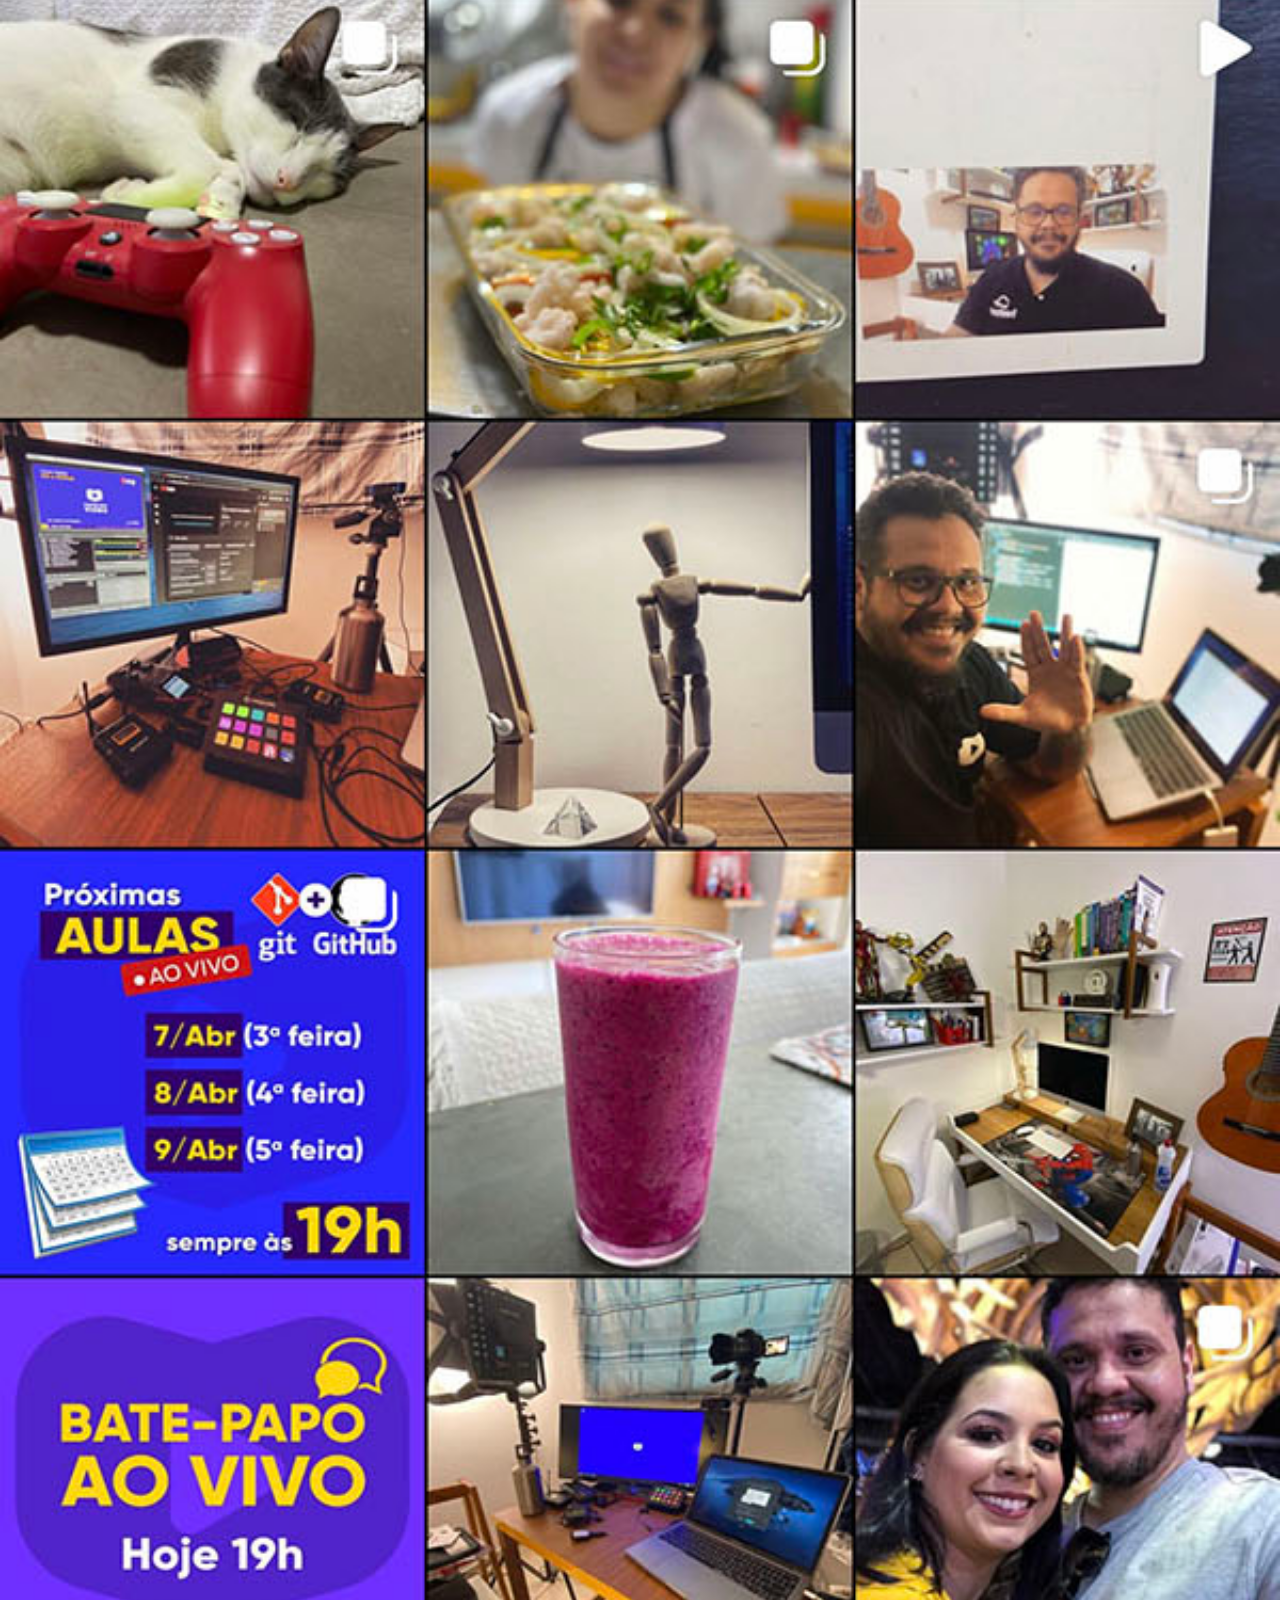
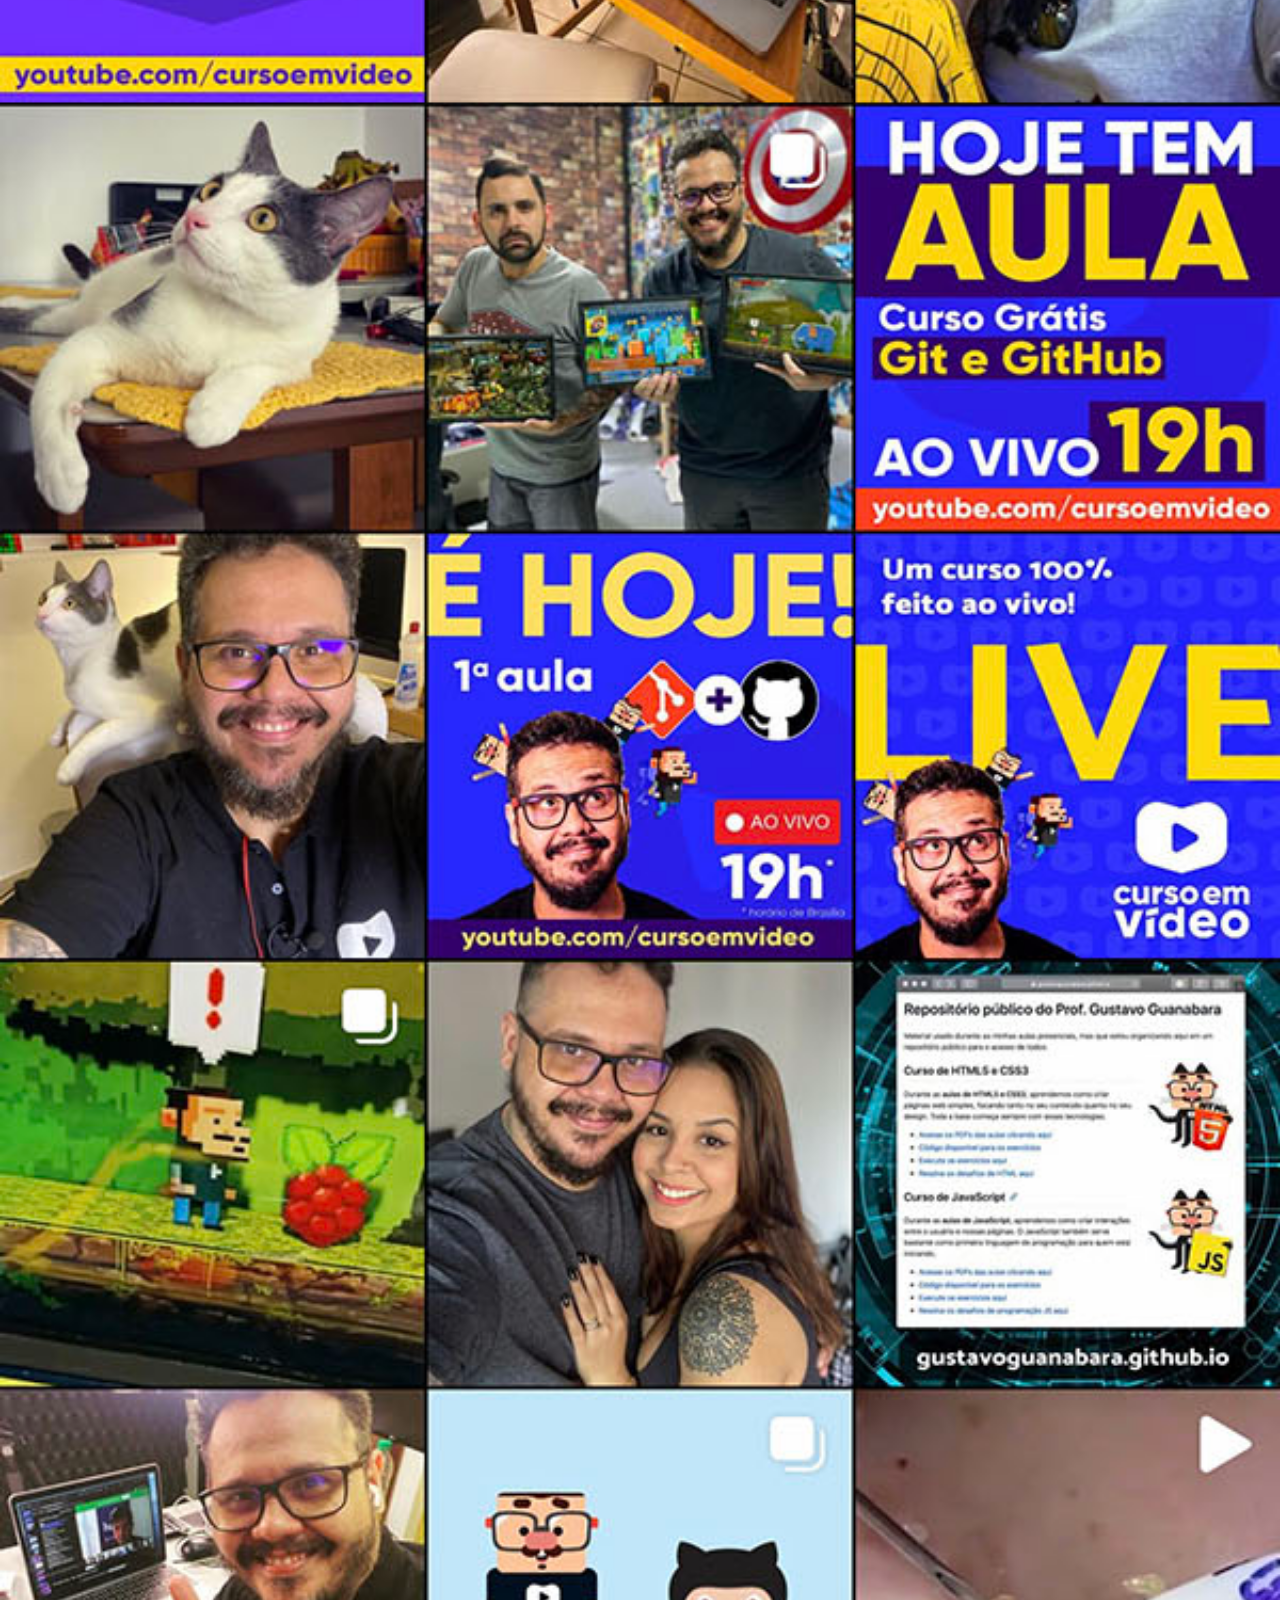
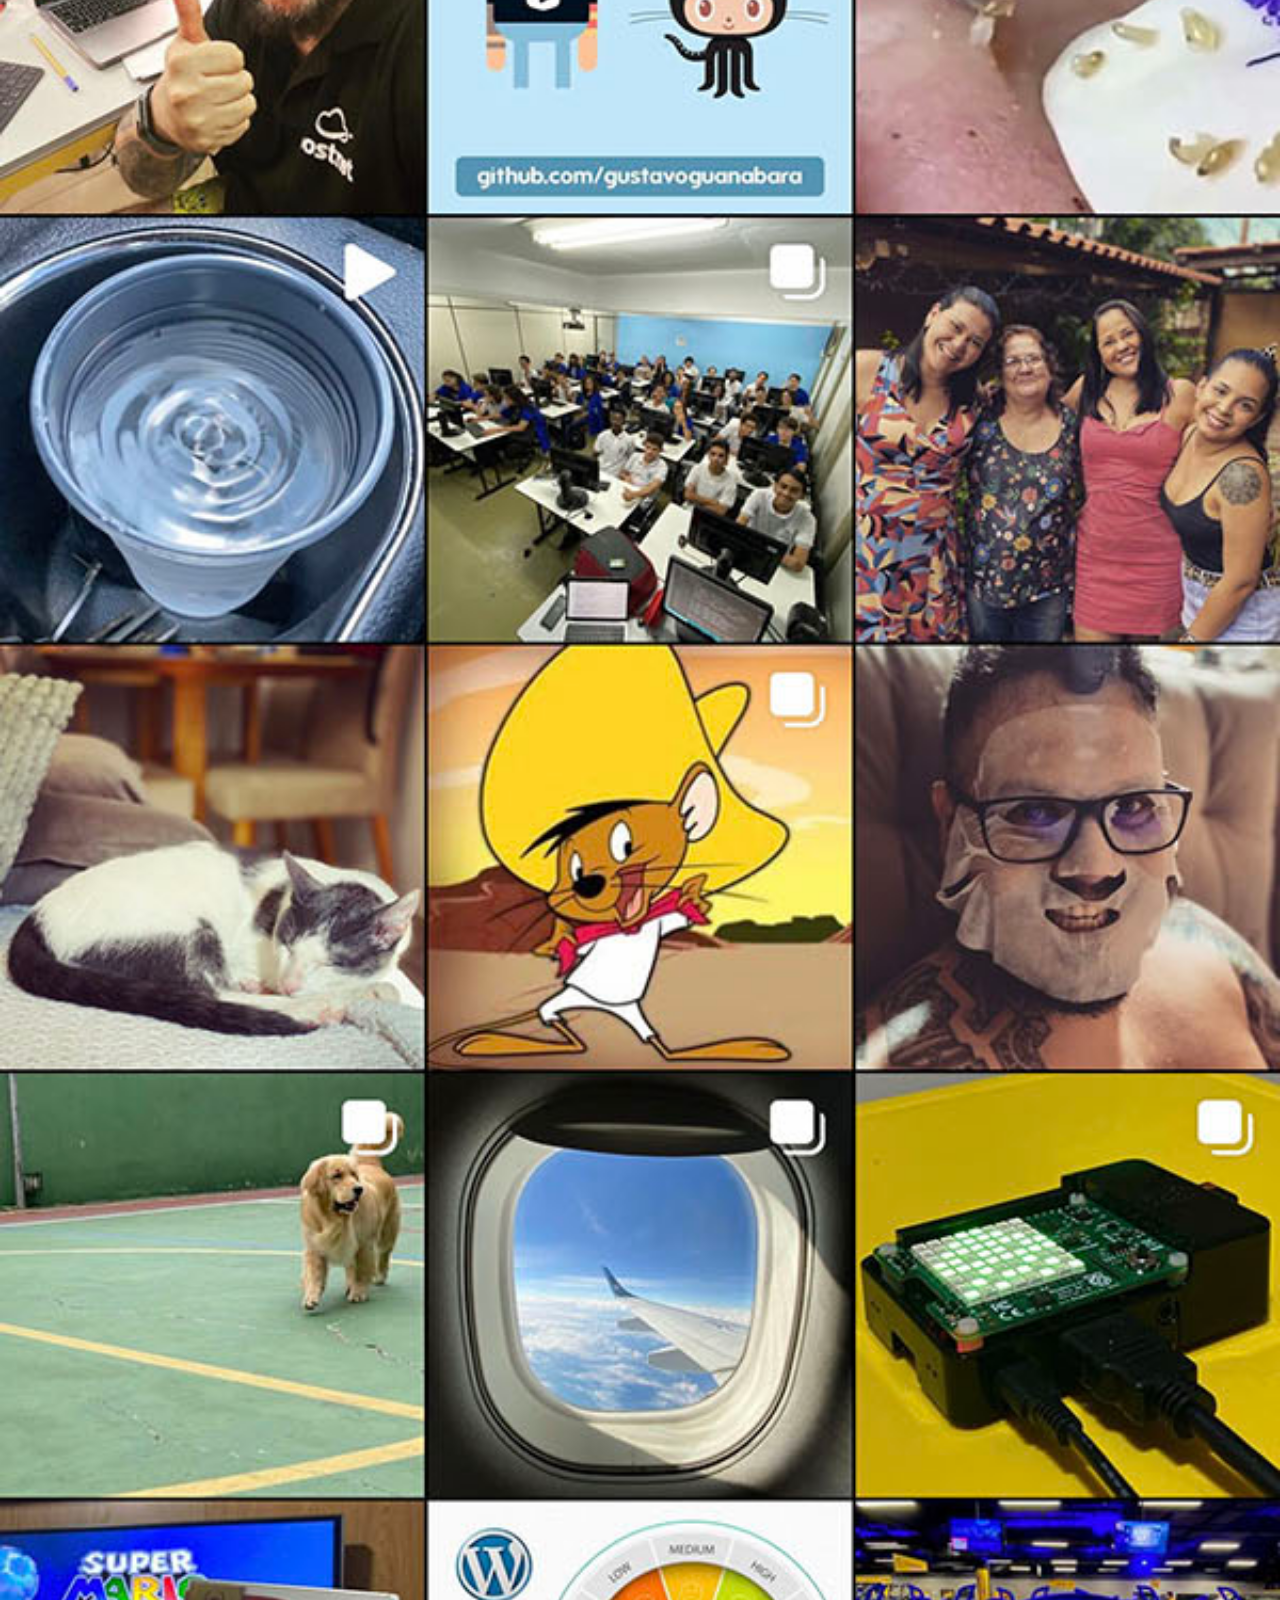
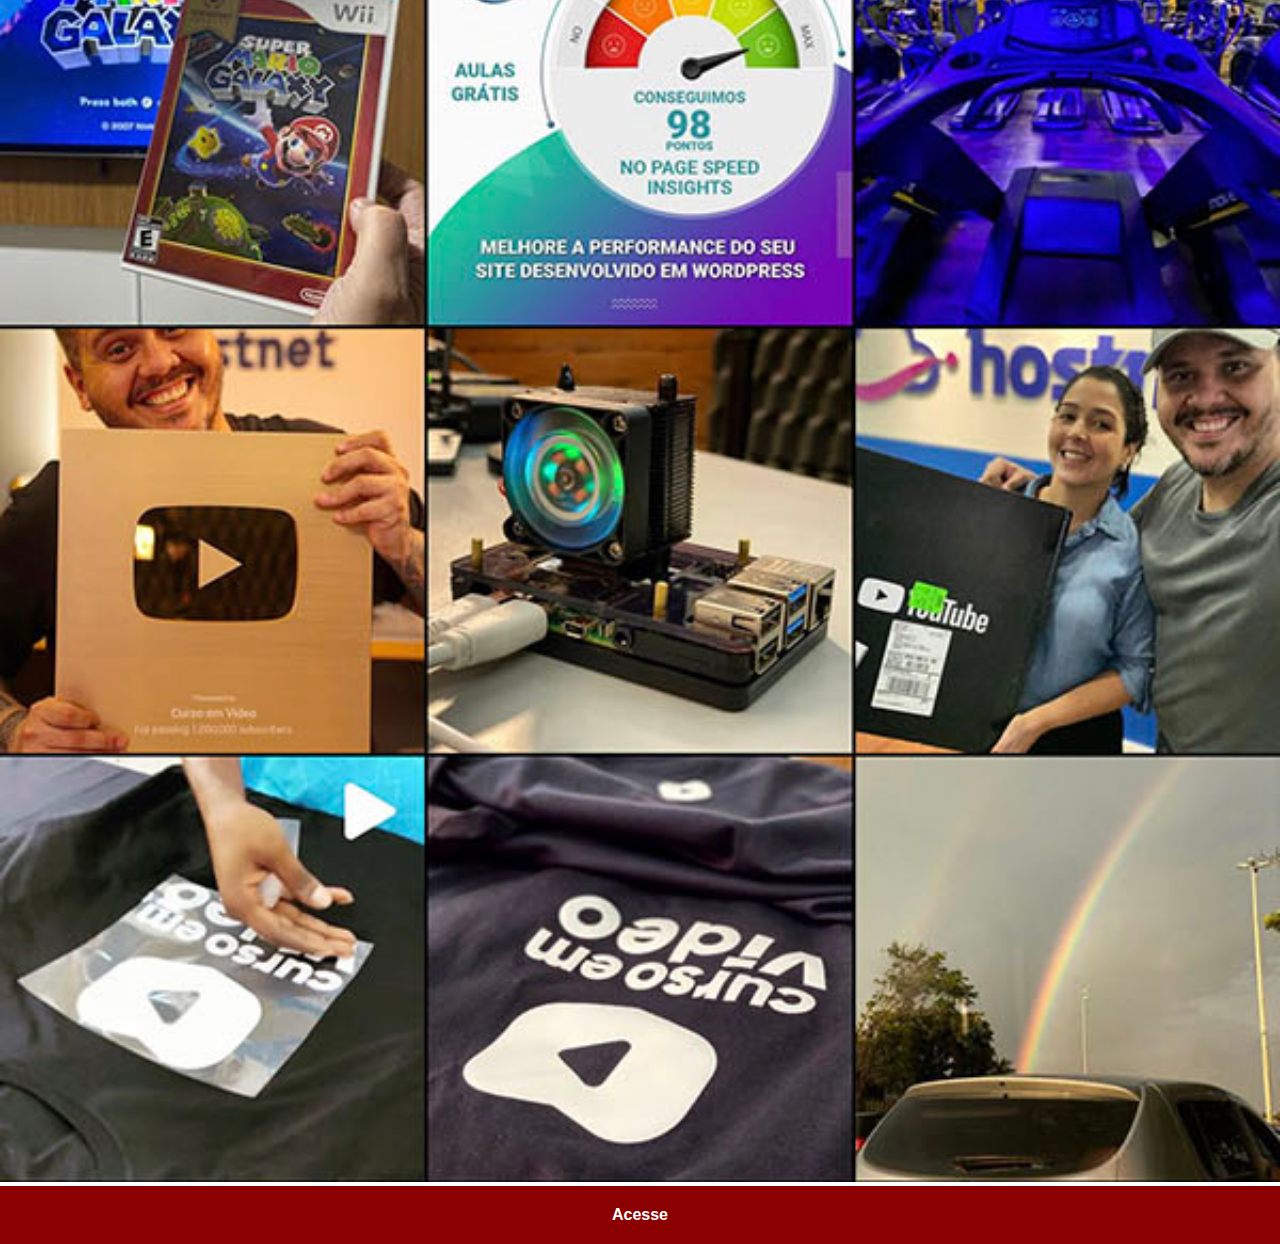
<file: instagram.html>
<!DOCTYPE html>
<html lang="pt-br">
<head>
    <meta charset="UTF-8">
    <meta name="viewport" content="width=device-width, initial-scale=1.0">
    <title>Instagram</title>
    <link rel="stylesheet" href="estilos/social.css">
</head>
<body>
    <img src="imagens/tela-instagram.jpg" alt="">
    <a href="https://www.instagram.com/cursoemvideo/" target="_blank">Acesse</a>
</body>
</html>
</file>
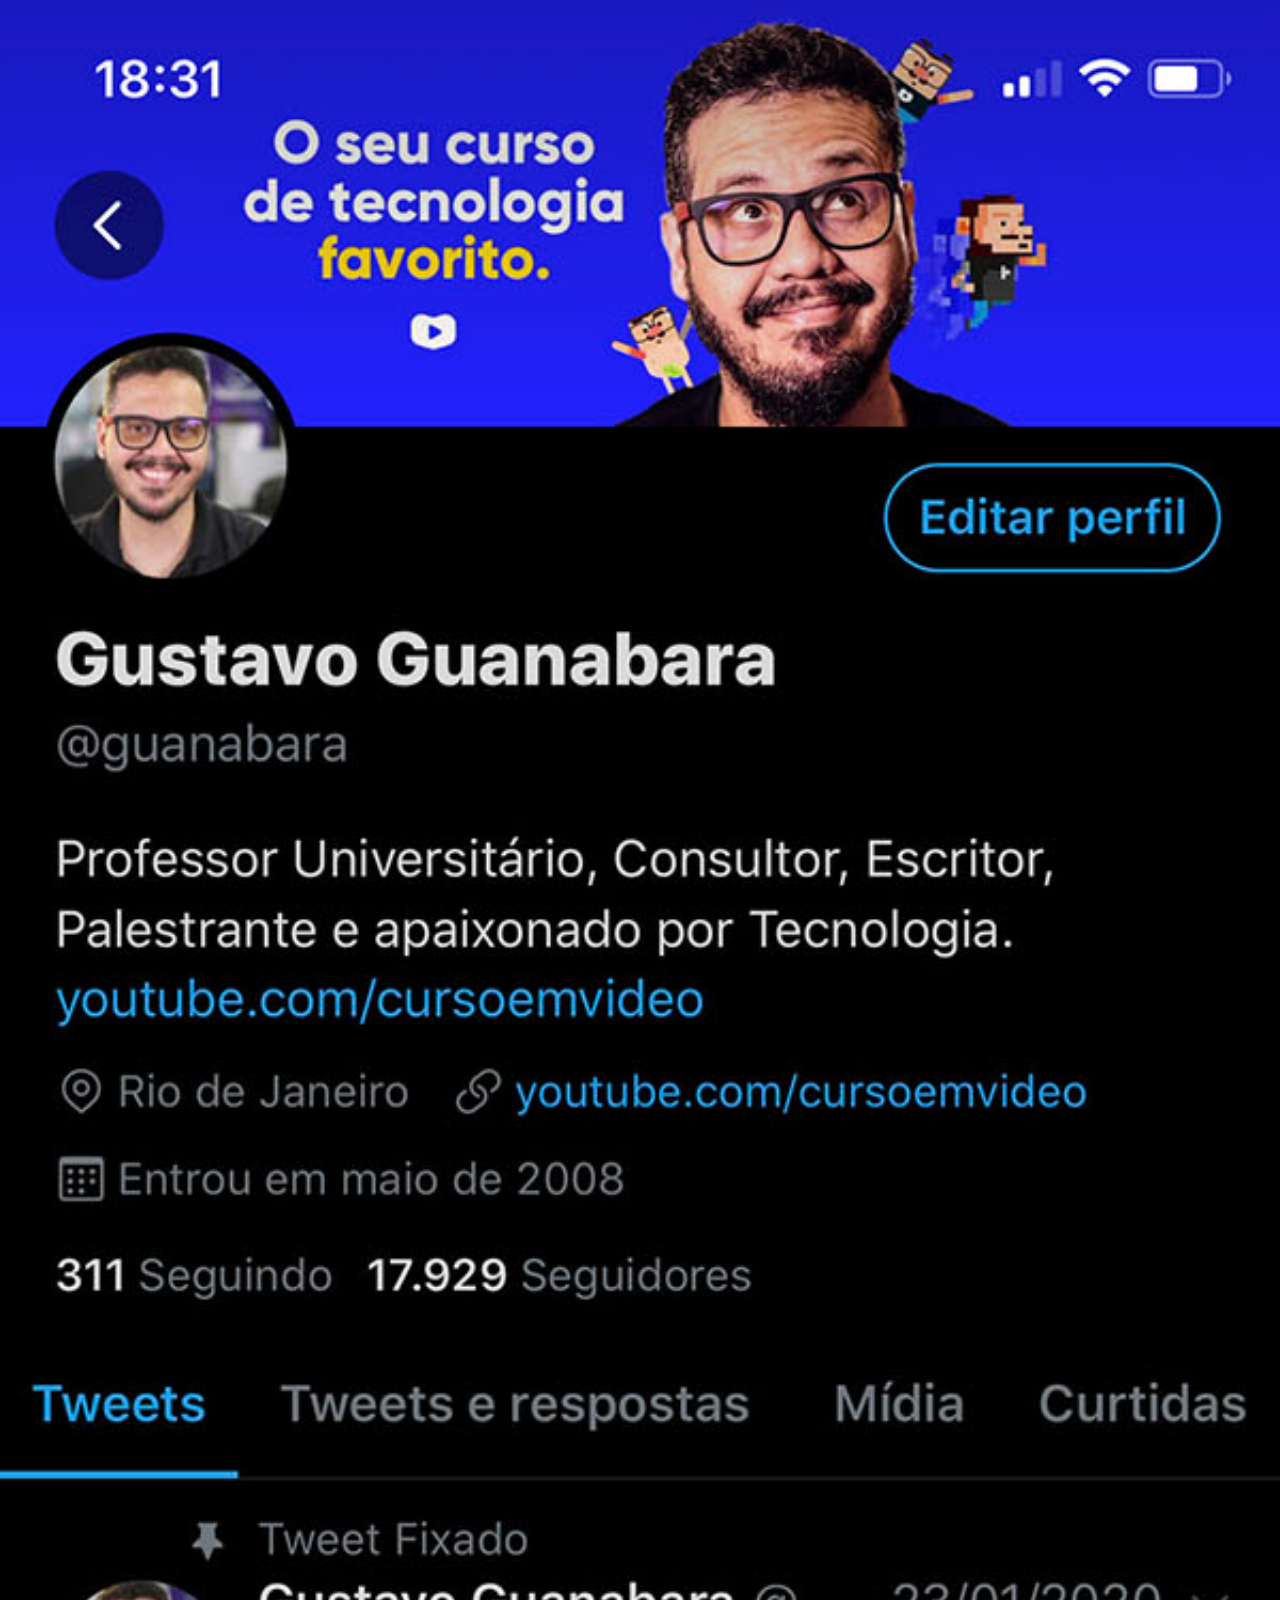
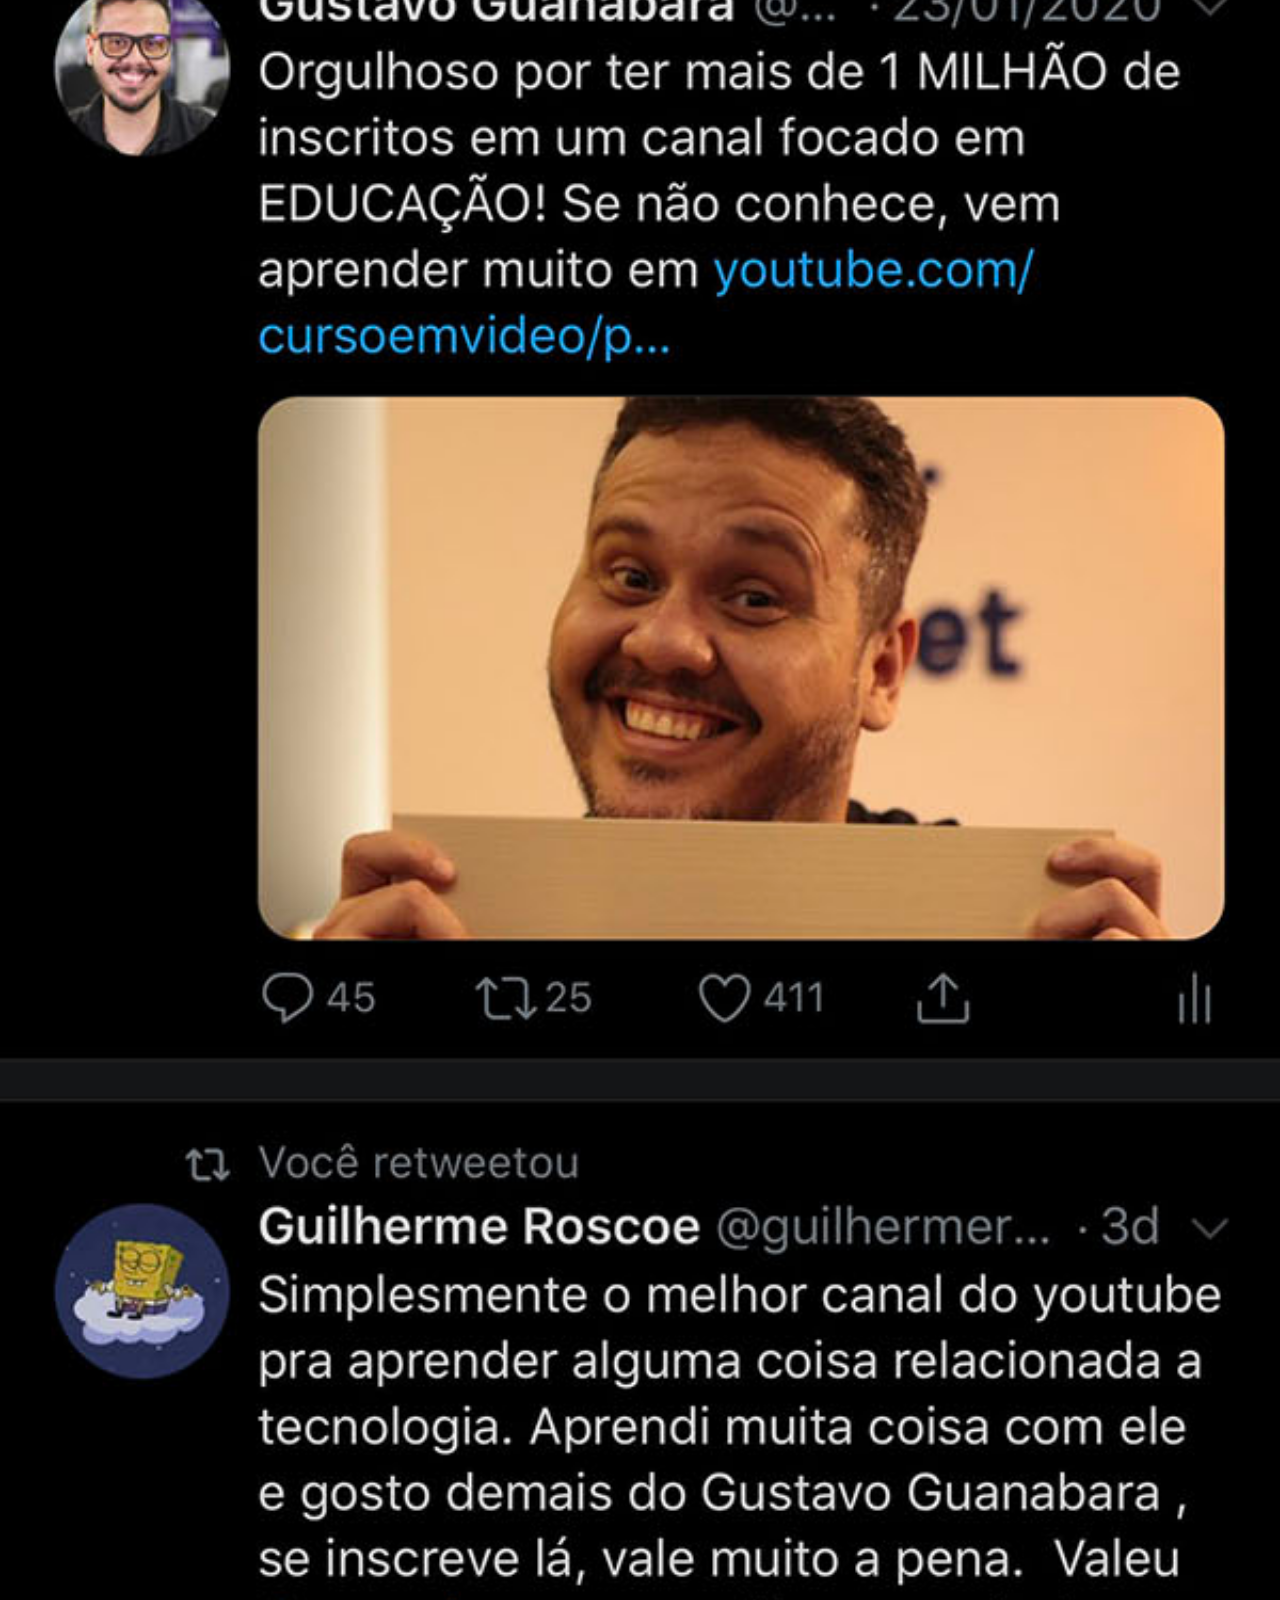
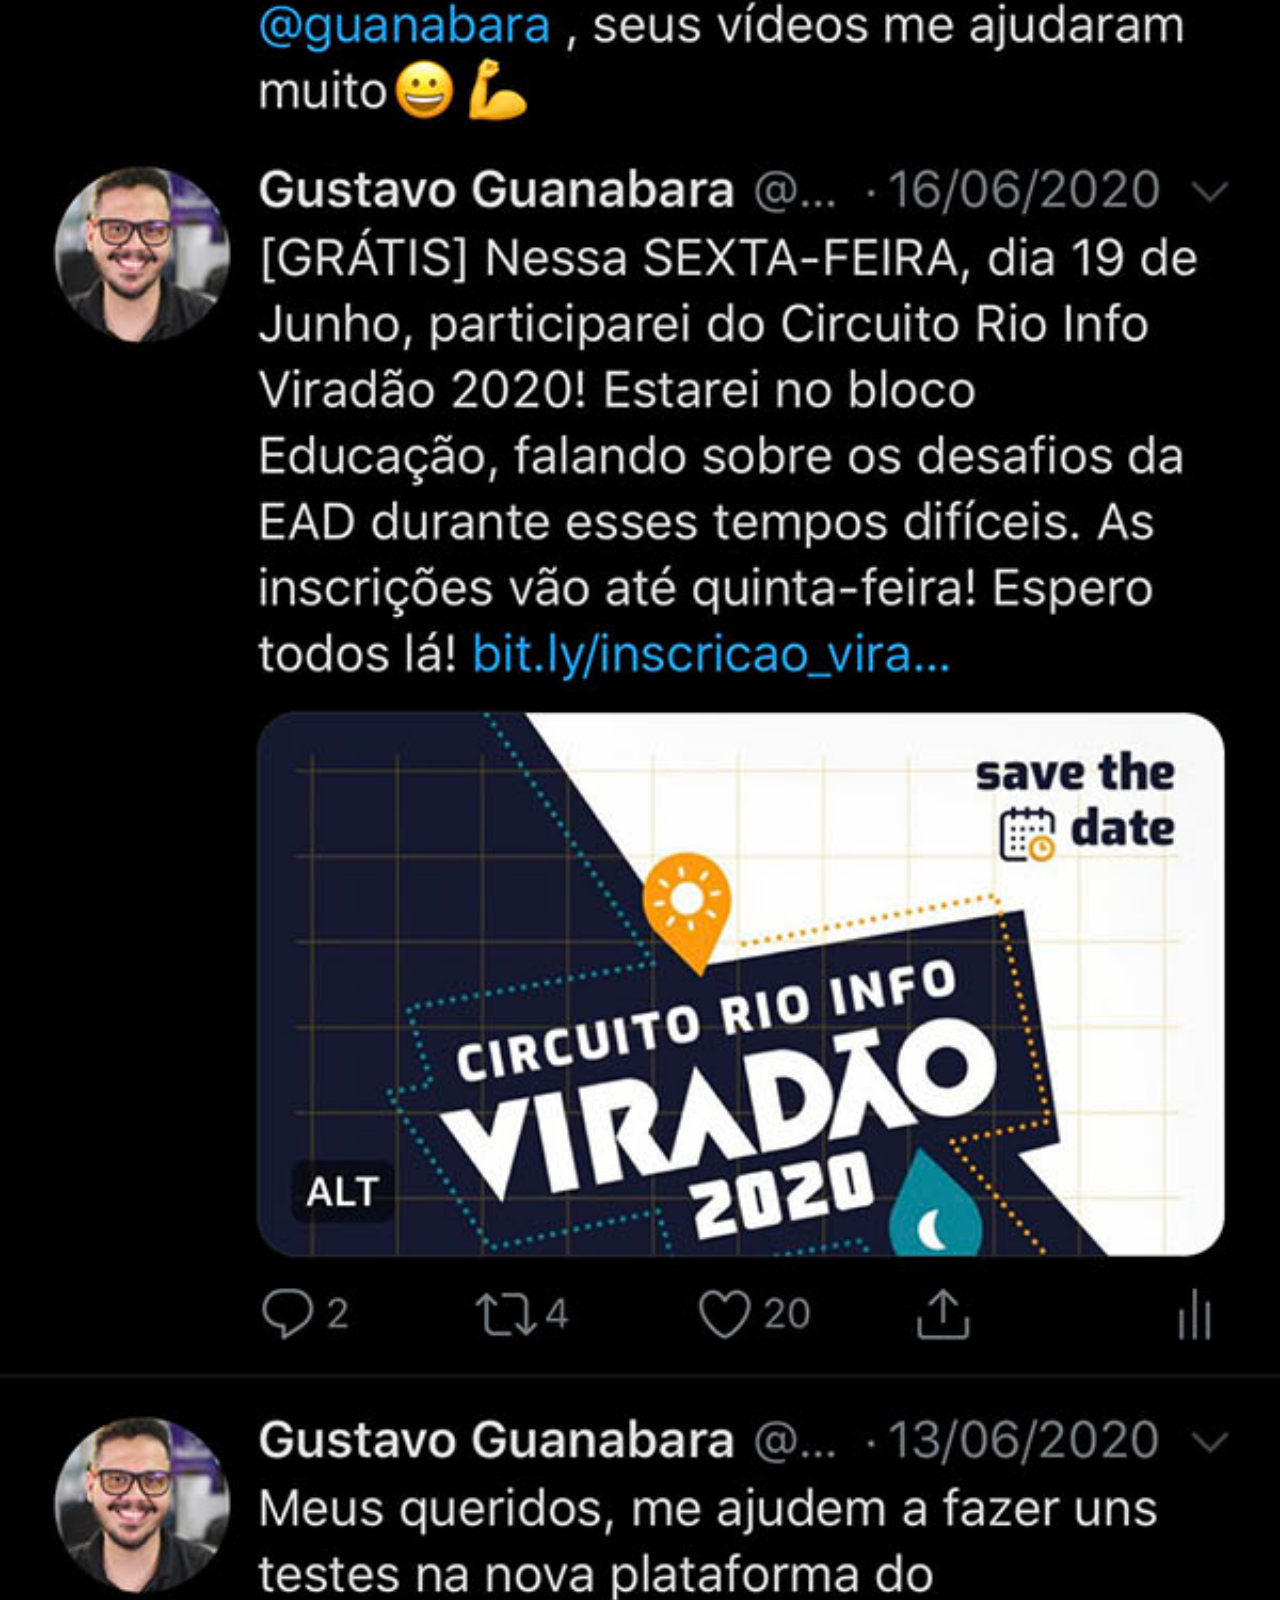
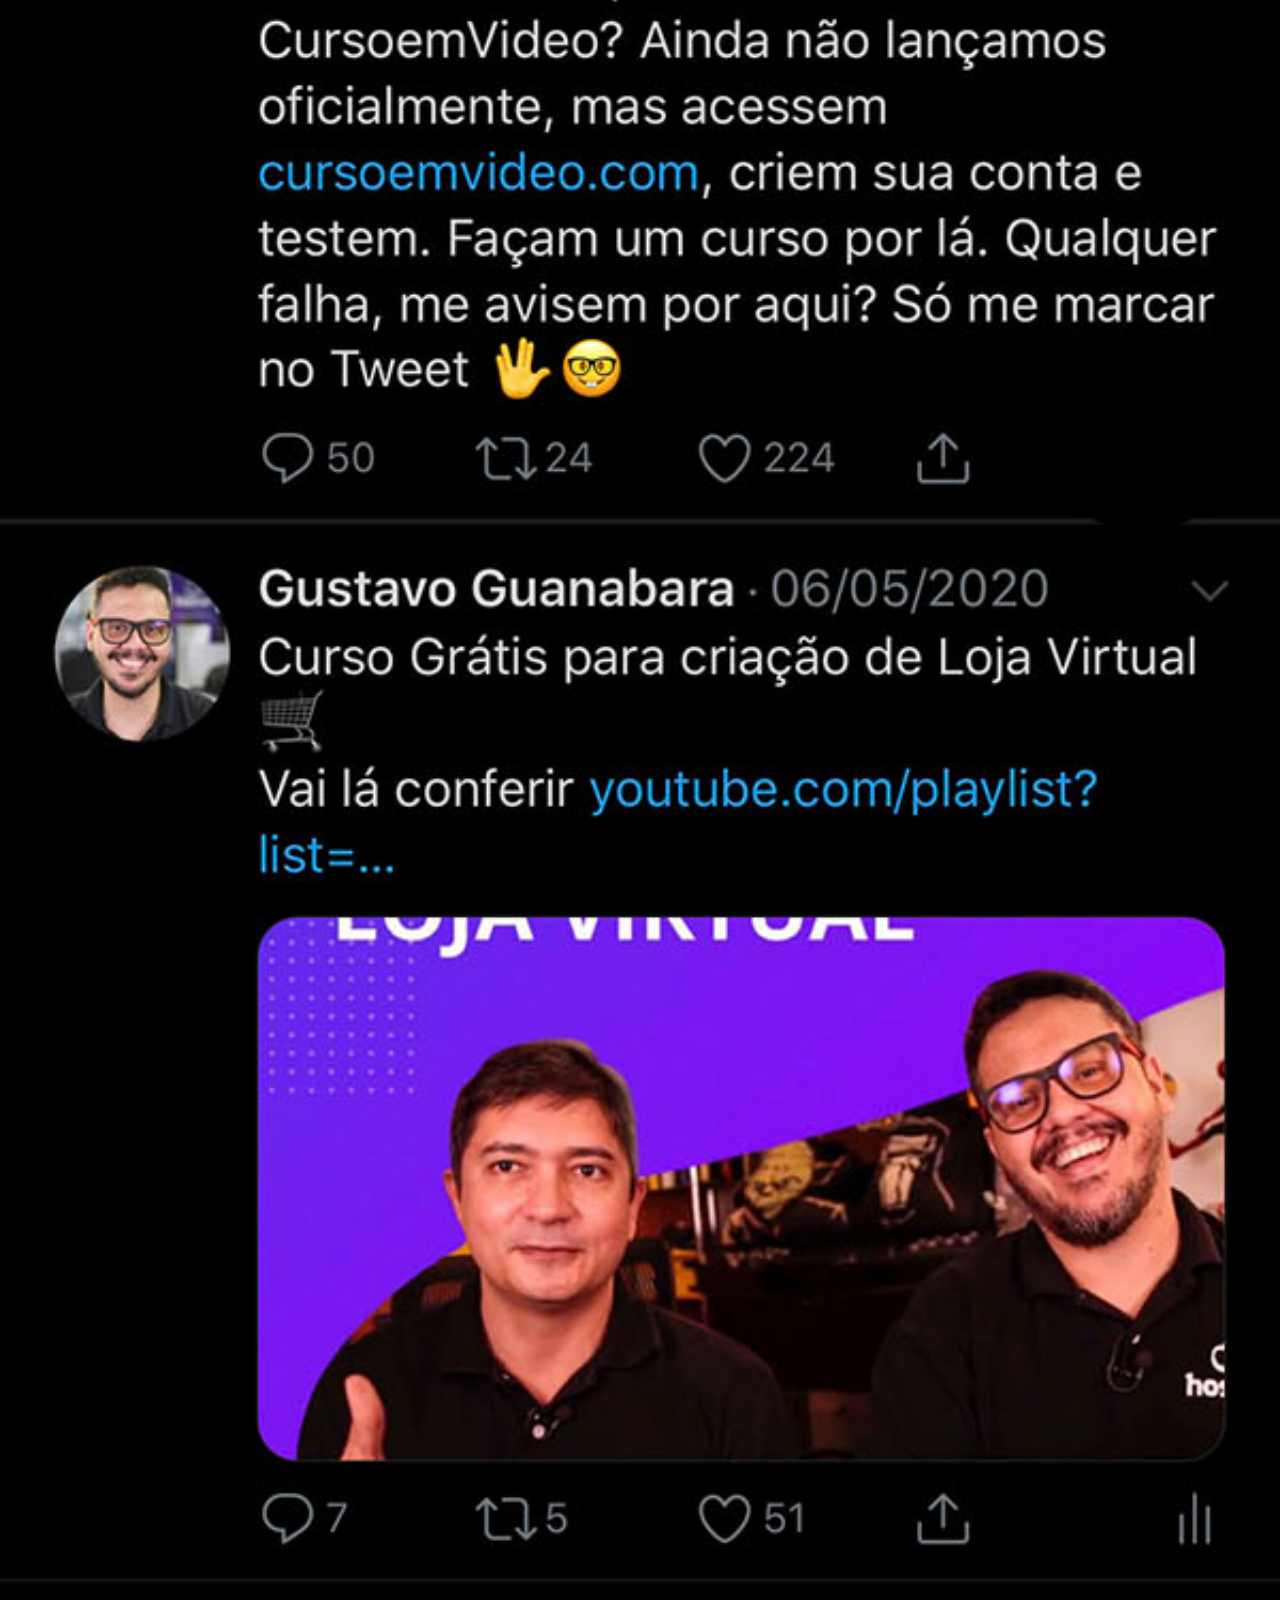
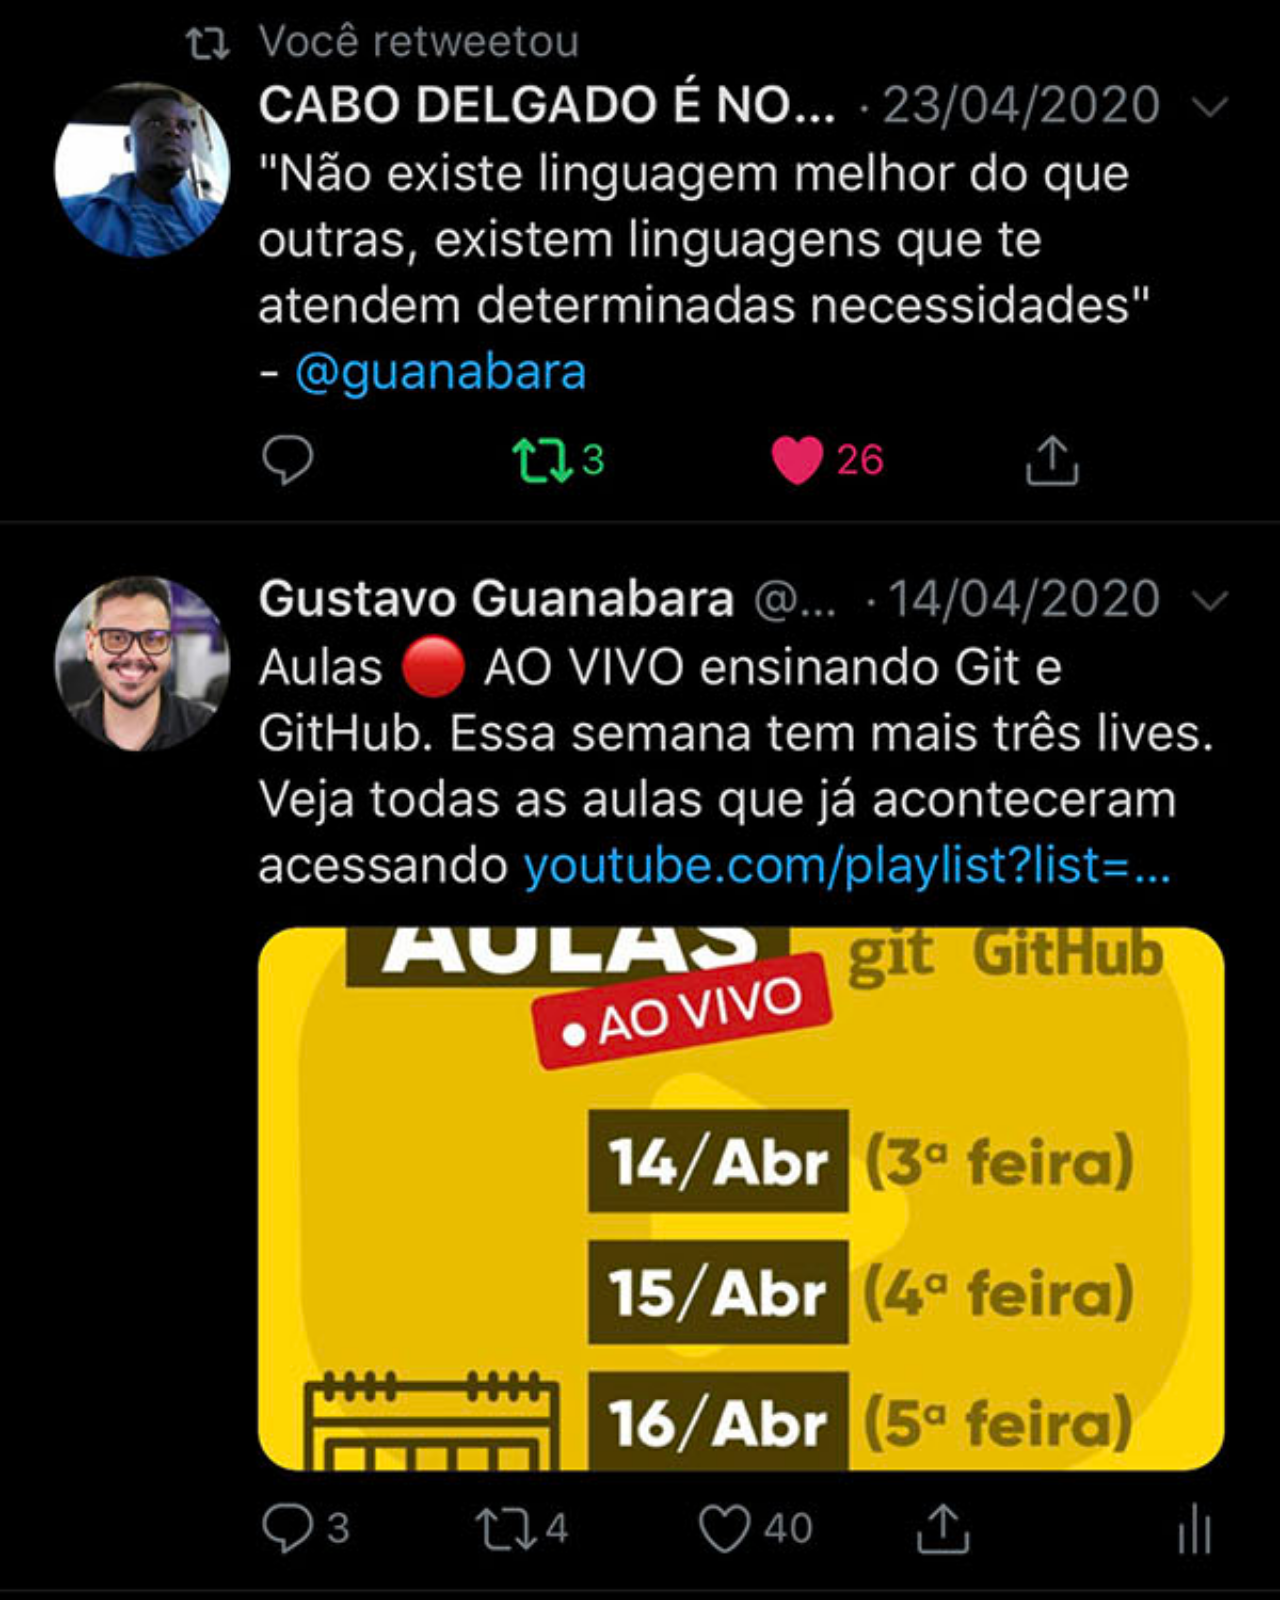
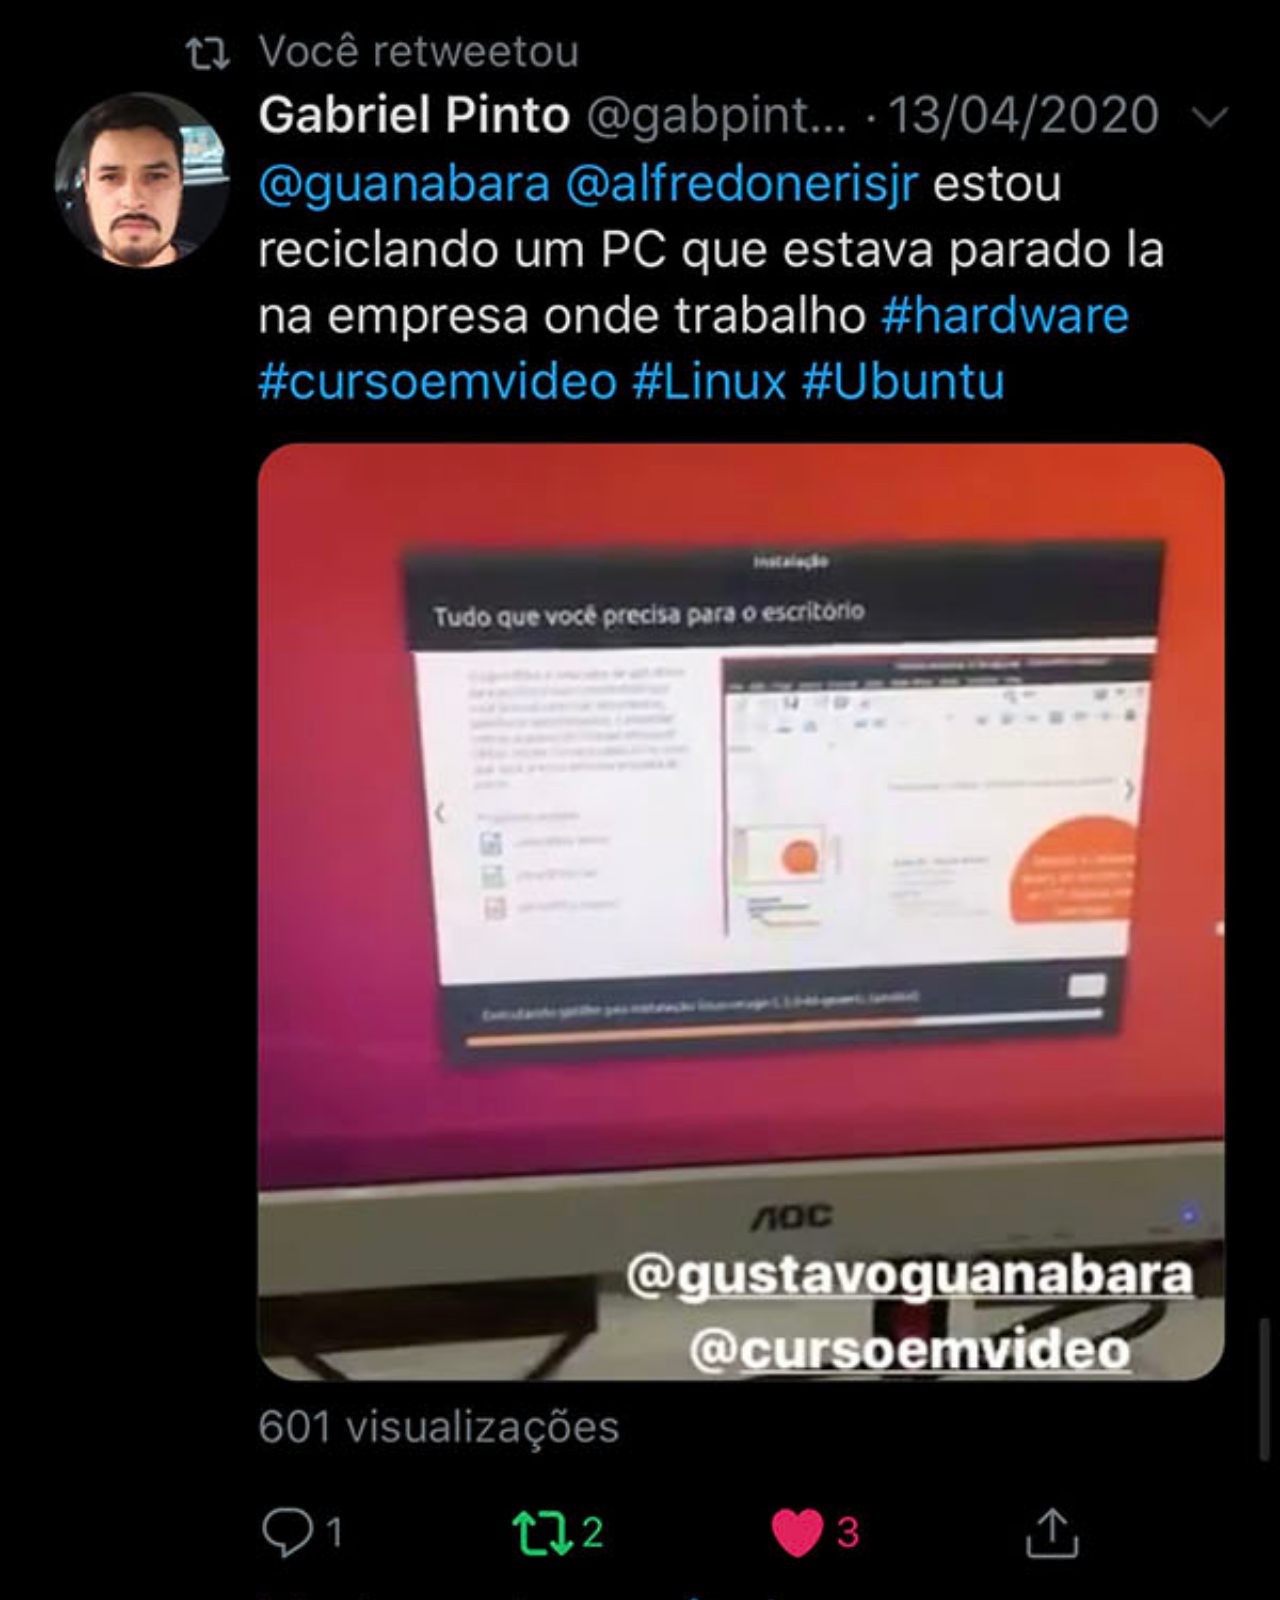
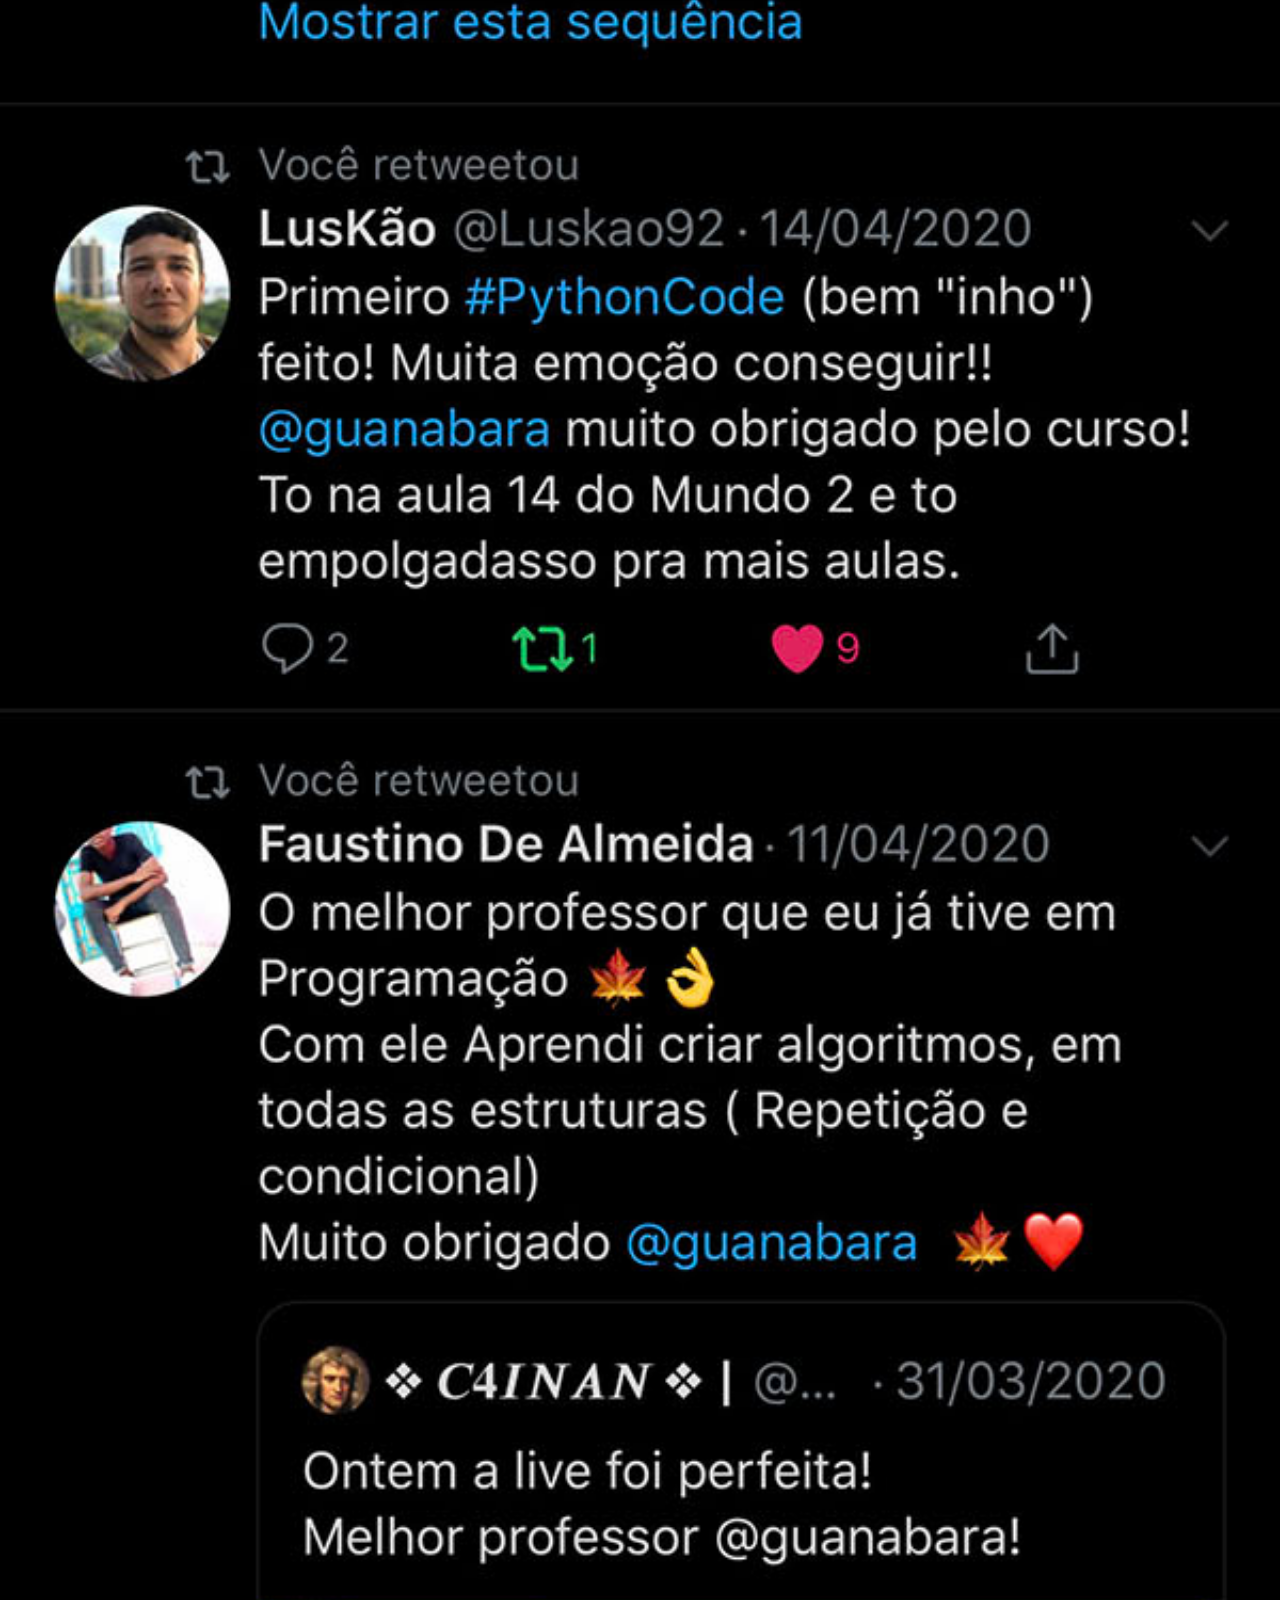
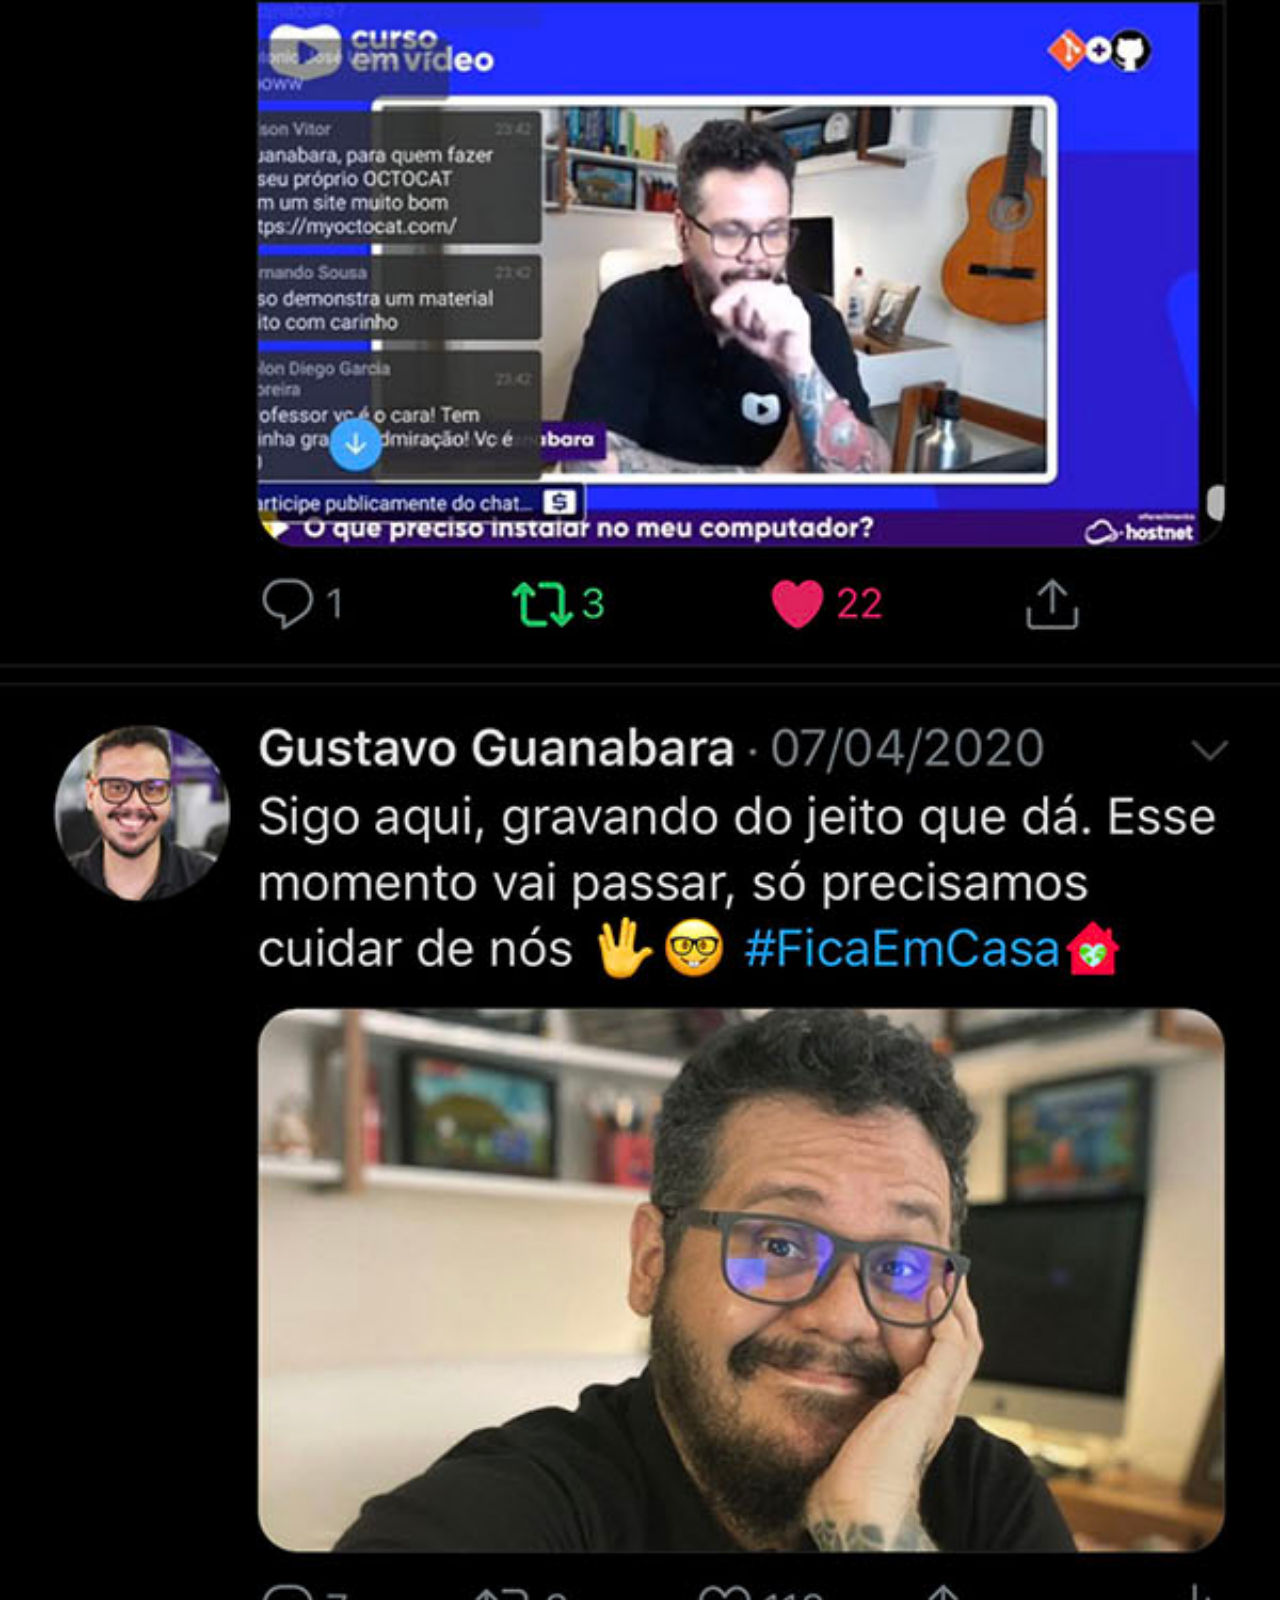
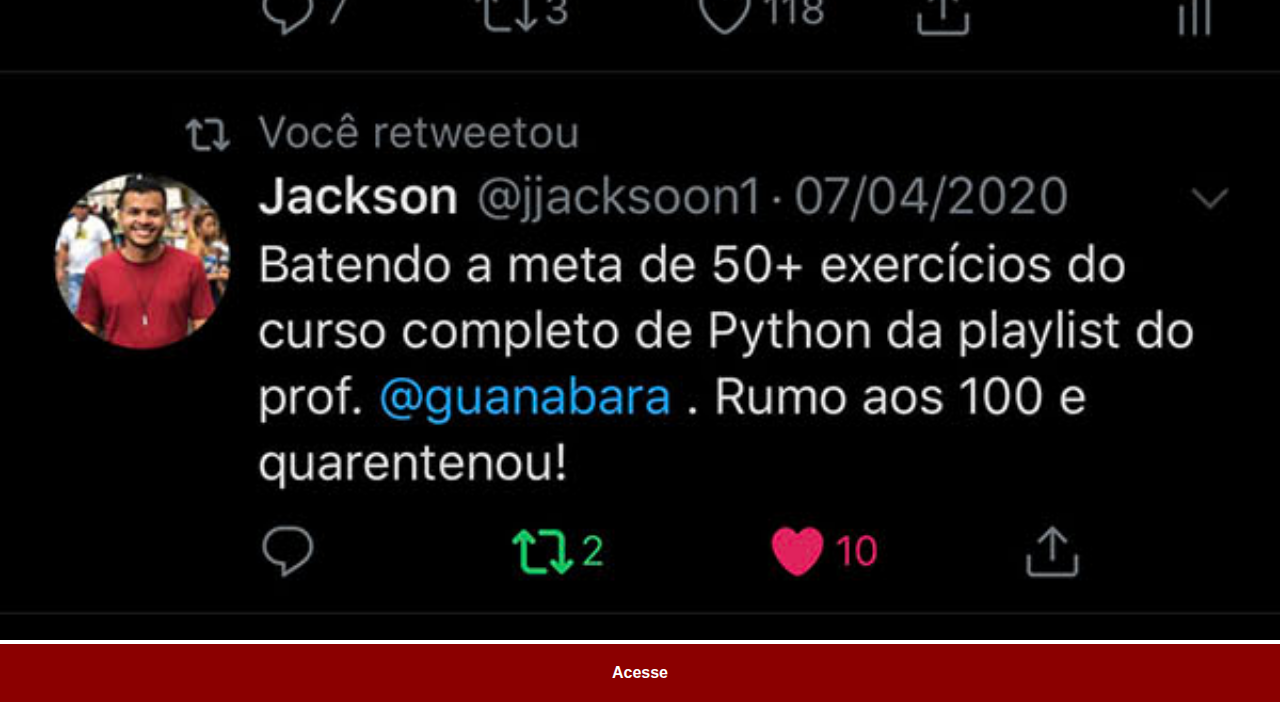
<file: x.html>
<!DOCTYPE html>
<html lang="pt-br">
<head>
    <meta charset="UTF-8">
    <meta name="viewport" content="width=device-width, initial-scale=1.0">
    <title>X</title>
    <link rel="stylesheet" href="estilos/social.css">
</head>
<body>
    <img src="imagens/tela-twitter.jpg" alt="">
    <a href="https://x.com/cursosemvideo" target="_blank">Acesse</a>
</body>
</html>
</file>
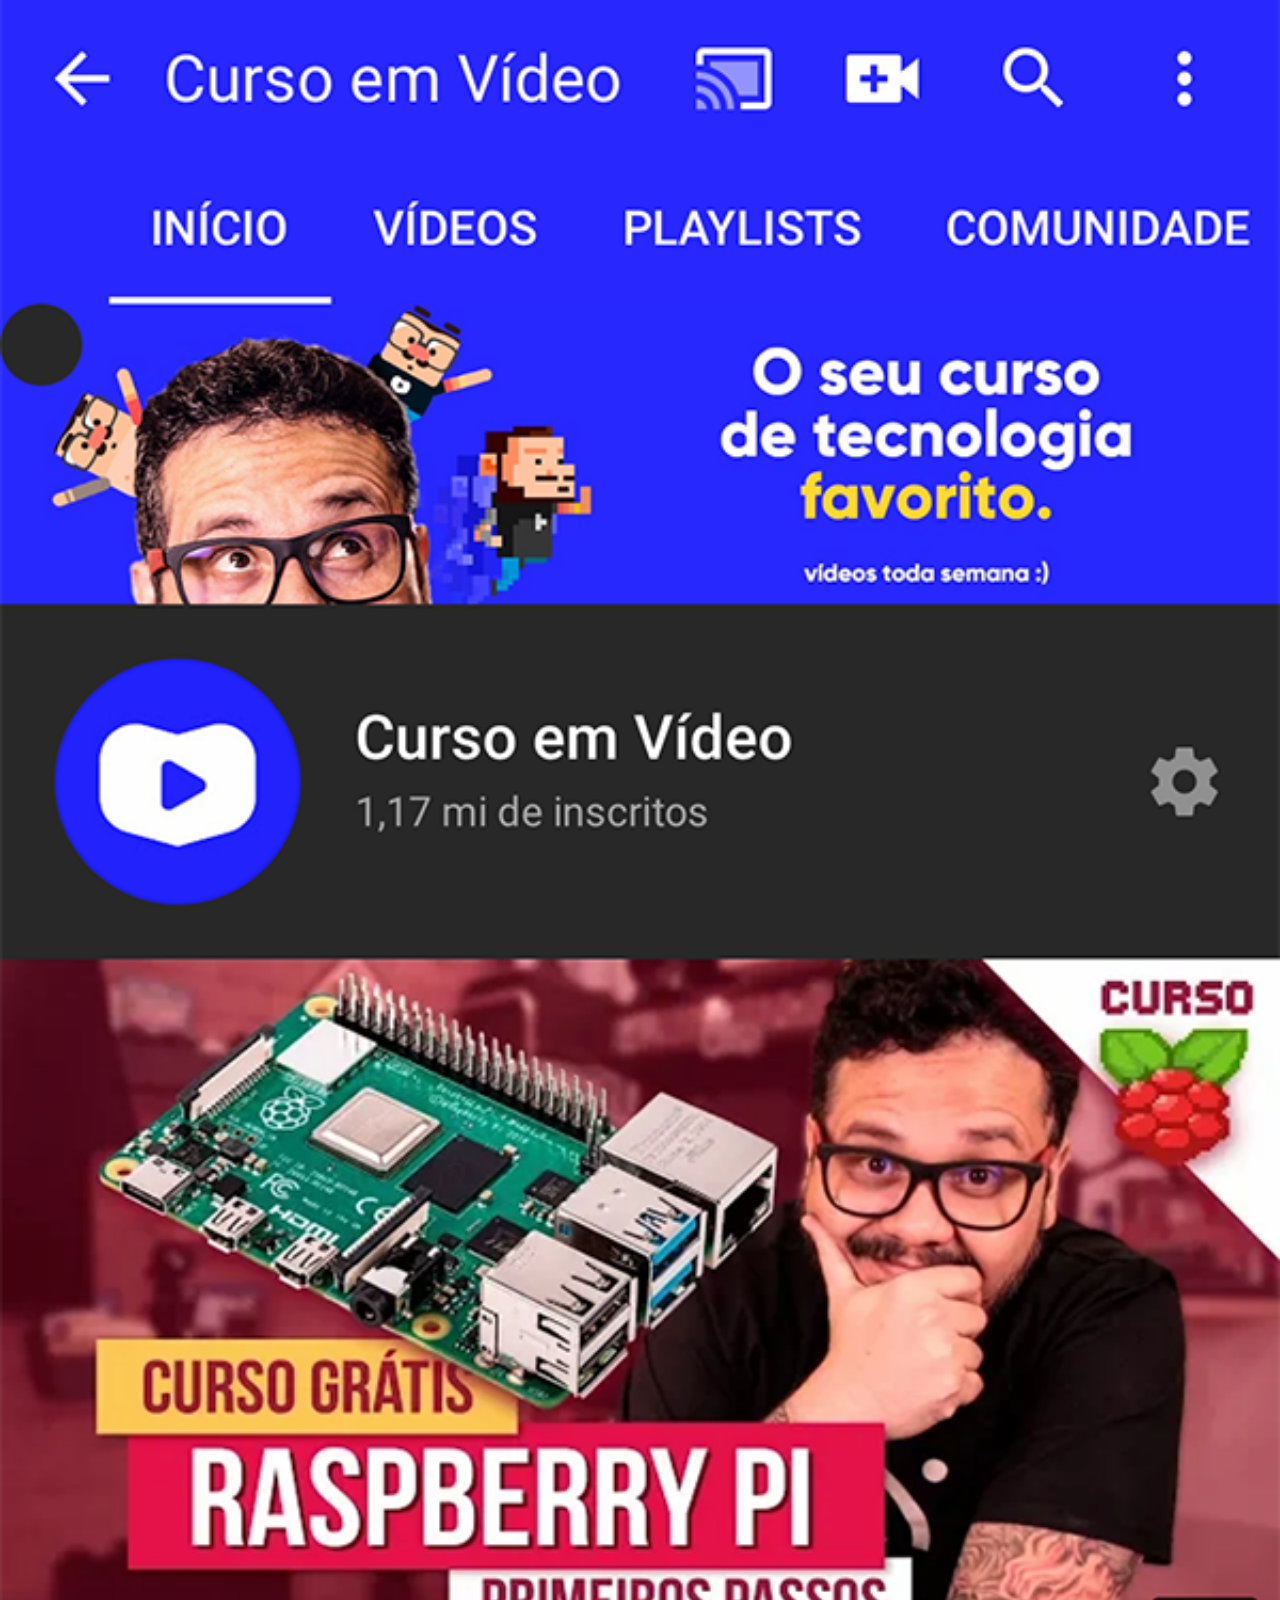
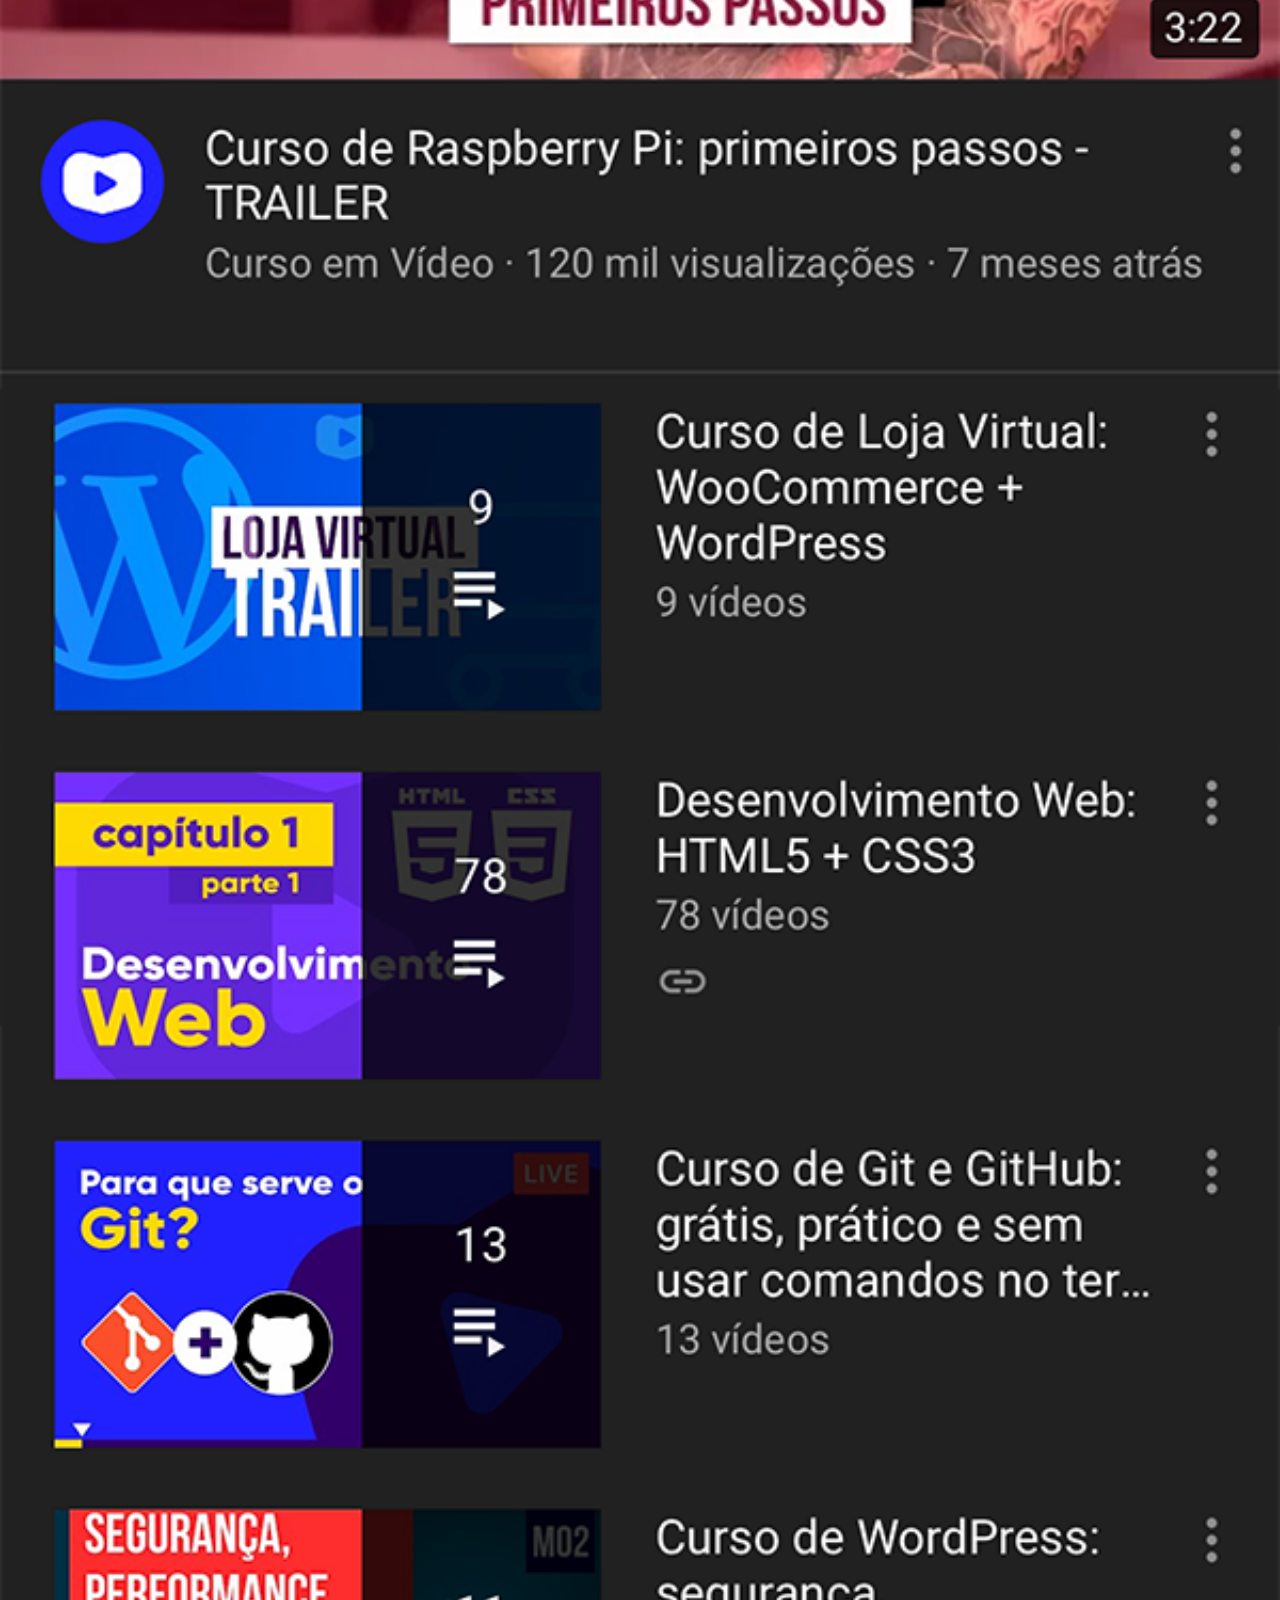
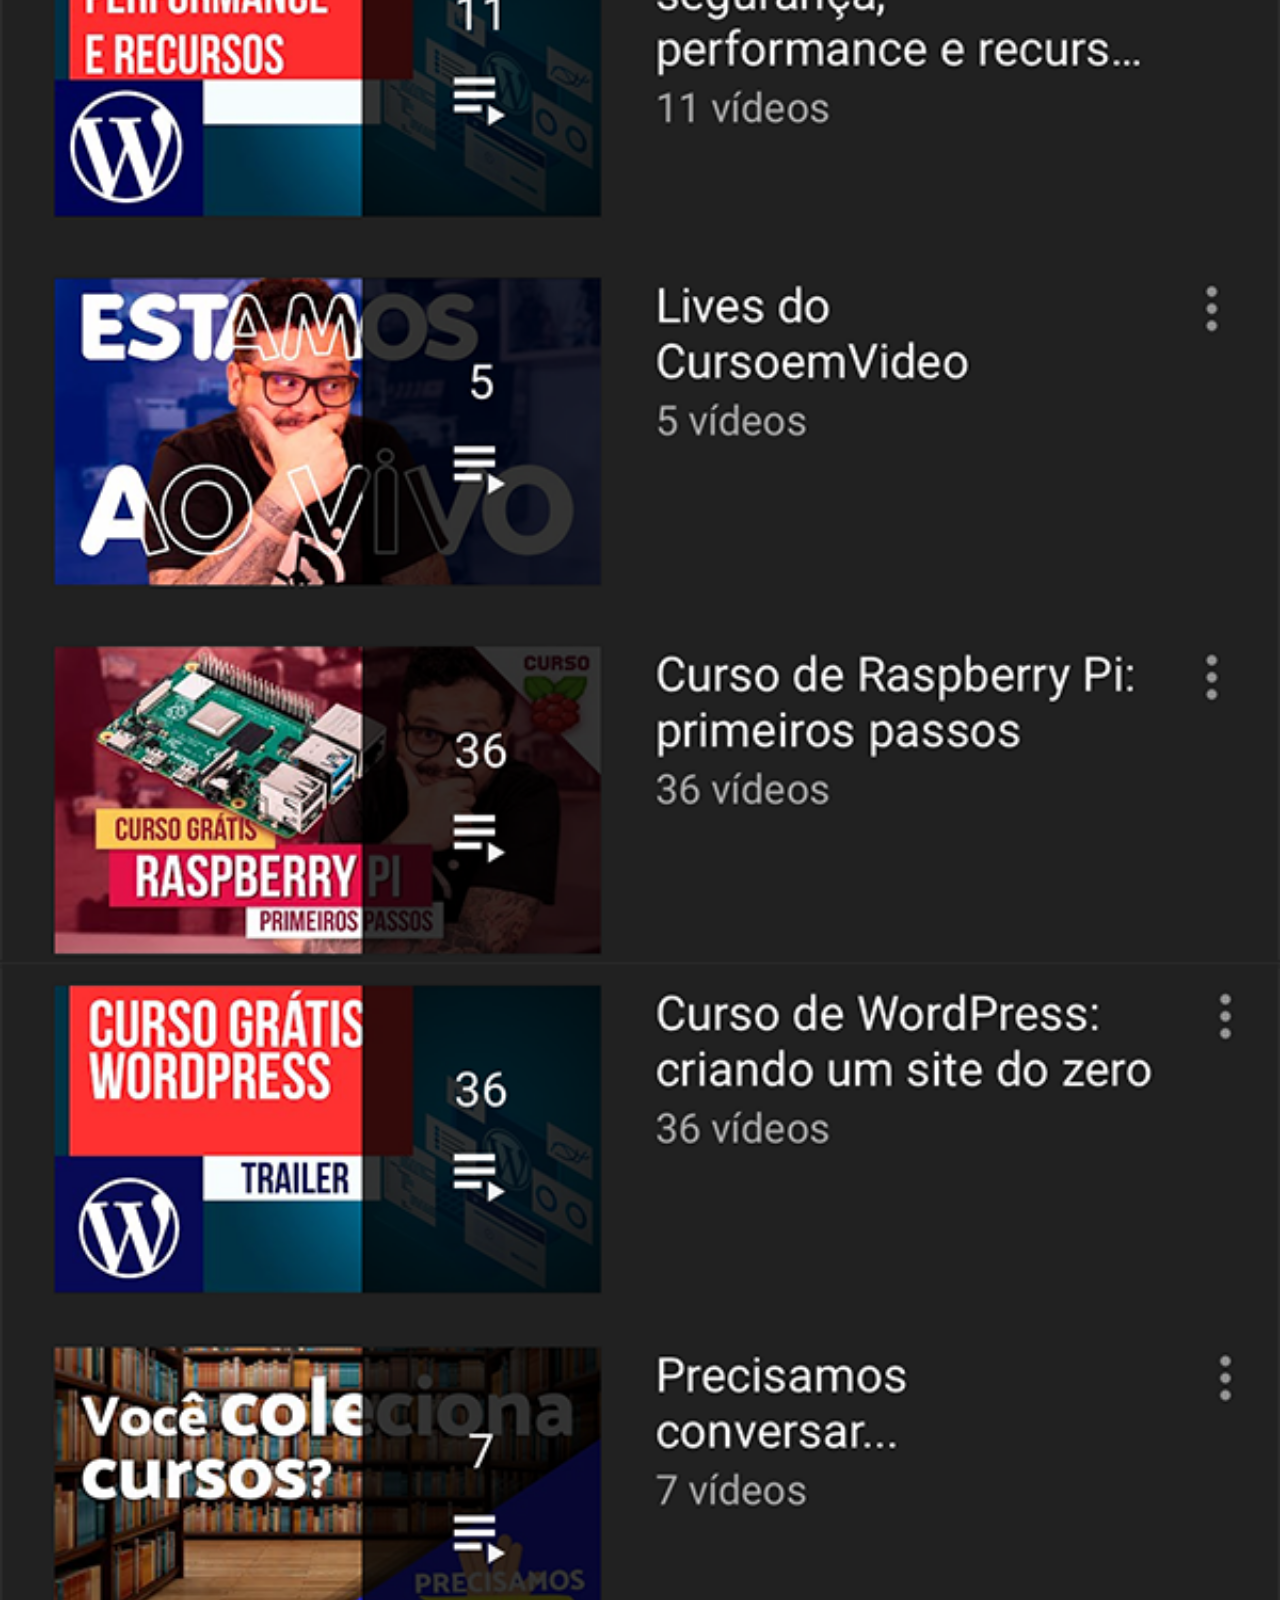
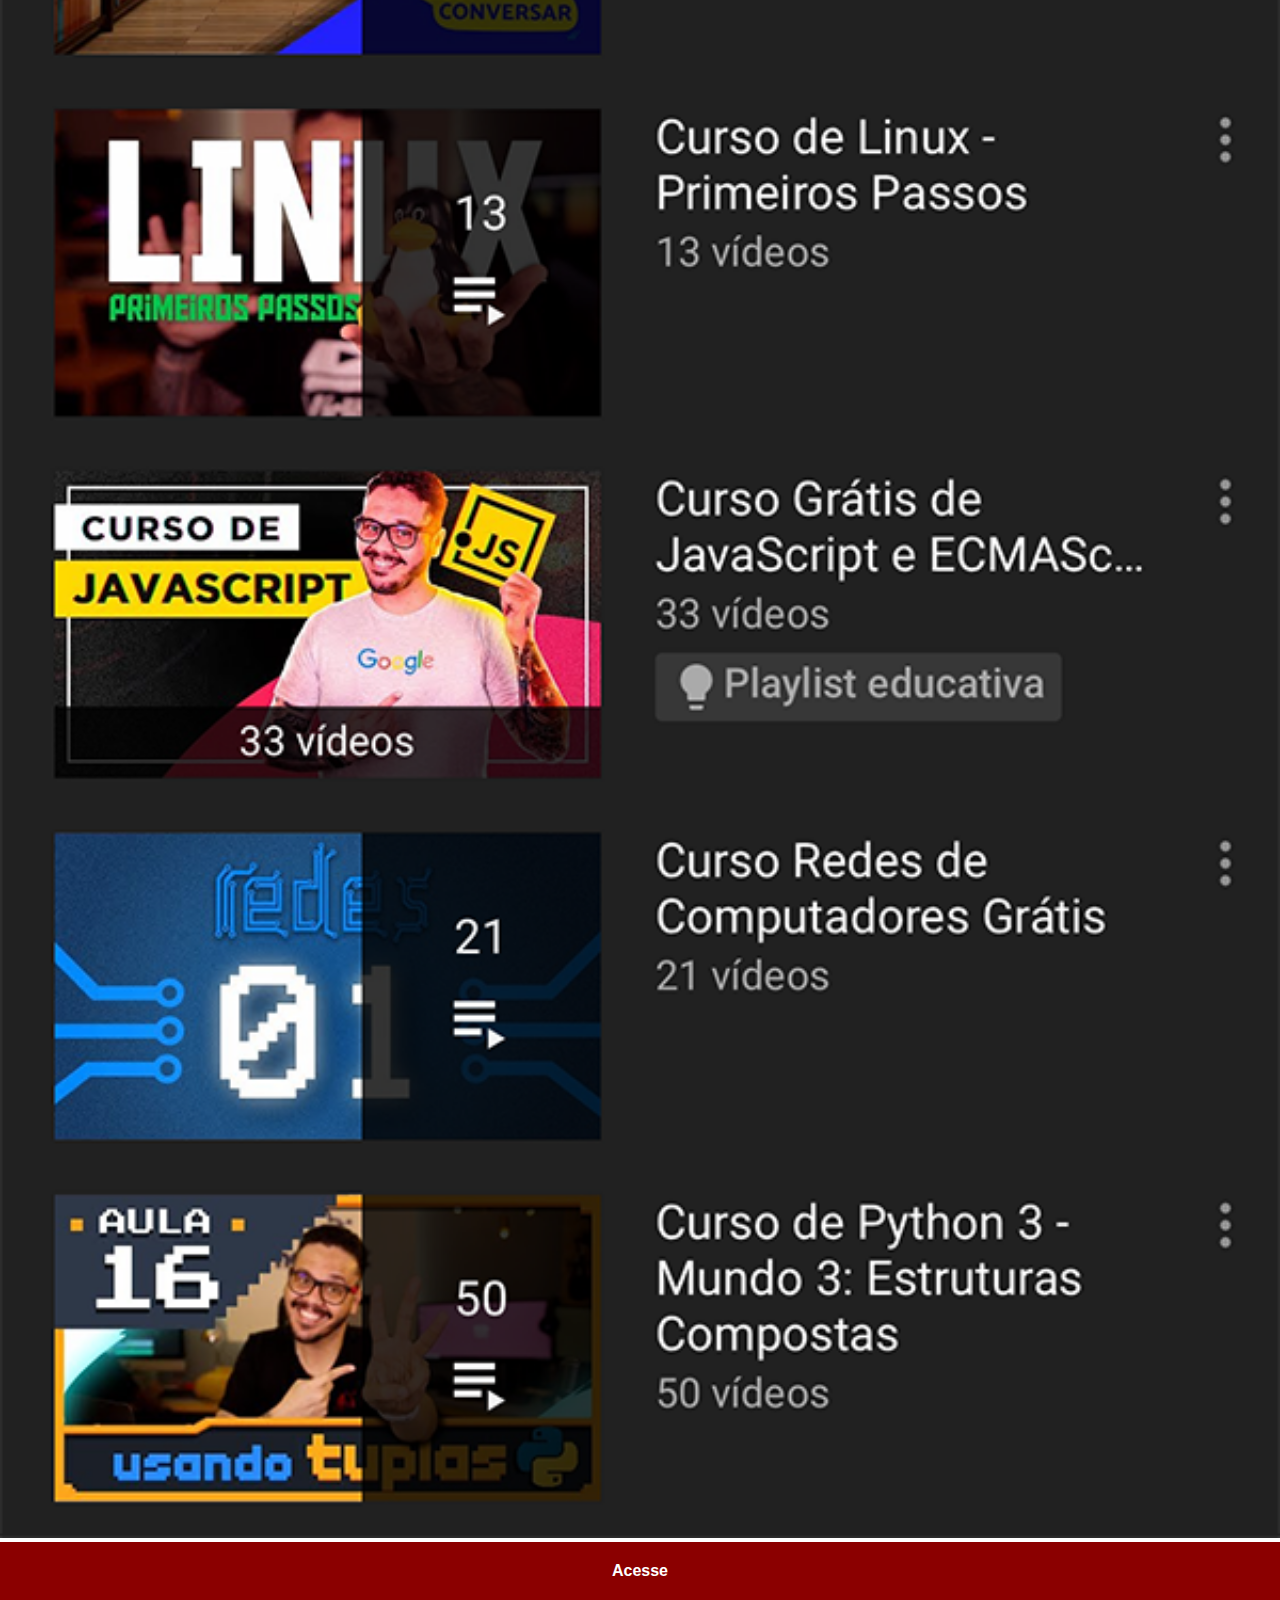
<file: youtube.html>
<!DOCTYPE html>
<html lang="pt-br">
<head>
    <meta charset="UTF-8">
    <meta name="viewport" content="width=device-width, initial-scale=1.0">
    <title>Youtube</title>
    <link rel="stylesheet" href="estilos/social.css">
</head>
<body>
    <img src="imagens/tela-youtube.png" alt="">
    <a href="https://www.youtube.com/c/CursoemV%C3%ADdeo/playlists" target="_blank">Acesse</a>
</body>
</html>
</file>
<file: estilos/style.css>
@charset "UTF-8";

* {
    margin: 0px;
    padding: 0px;
    font-family: Arial, Helvetica, sans-serif;
}

html, body {
    height: 100vh;
    width: 100vw;
    background-color: black;
}

body {
    background: url(../imagens/fundo-madeira.jpg) no-repeat top center fixed;
    background-size: cover;
}

main {
    position: relative;
    height: 100vh;
}

section#telefone {
    position: absolute;
    top: 50%;
    left: 50%;
    transform: translate(-50%, -50%);

    height: 627px;
    width: 311px;
    background: url('../imagens/frame-iphone.png') no-repeat;
}

iframe#tela {
    position: relative;
    top: 80px;
    left: 22px;
    width: 267px;
    height: 471px;
}

section#redes-sociais {
    text-align: right;
}

section#redes-sociais > a > img {
    width: 60px;
    margin: 10px;
    border-radius: 50%;
    box-shadow: 2px 2px 5px rgba(0, 0, 0, 0.400);
    box-sizing: border-box;
}

section#redes-sociais img:hover {
    border: 2px solid rgba(255, 255, 255, 0.637);
    transform: translate(-3px, -3px);
    box-shadow: 5px 5px 10px rgba(0, 0, 0, 0.400);
    transition: transform 0.3s;
}
</file>
<file: estilos/social.css>
* {
    margin: 0px;
    padding: 0px;
    font-family: arial;
}

::-webkit-scrollbar {
    width: 0px;
    height: 0px;
}

img {
    width: 100vw;
}

a {
    display: block;
    background-color: darkred;
    color: white;
    padding: 20px;
    text-align: center;
    font-weight: bolder;
    text-decoration: none;
}

a:hover {
    background-color: red;
}
</file>
